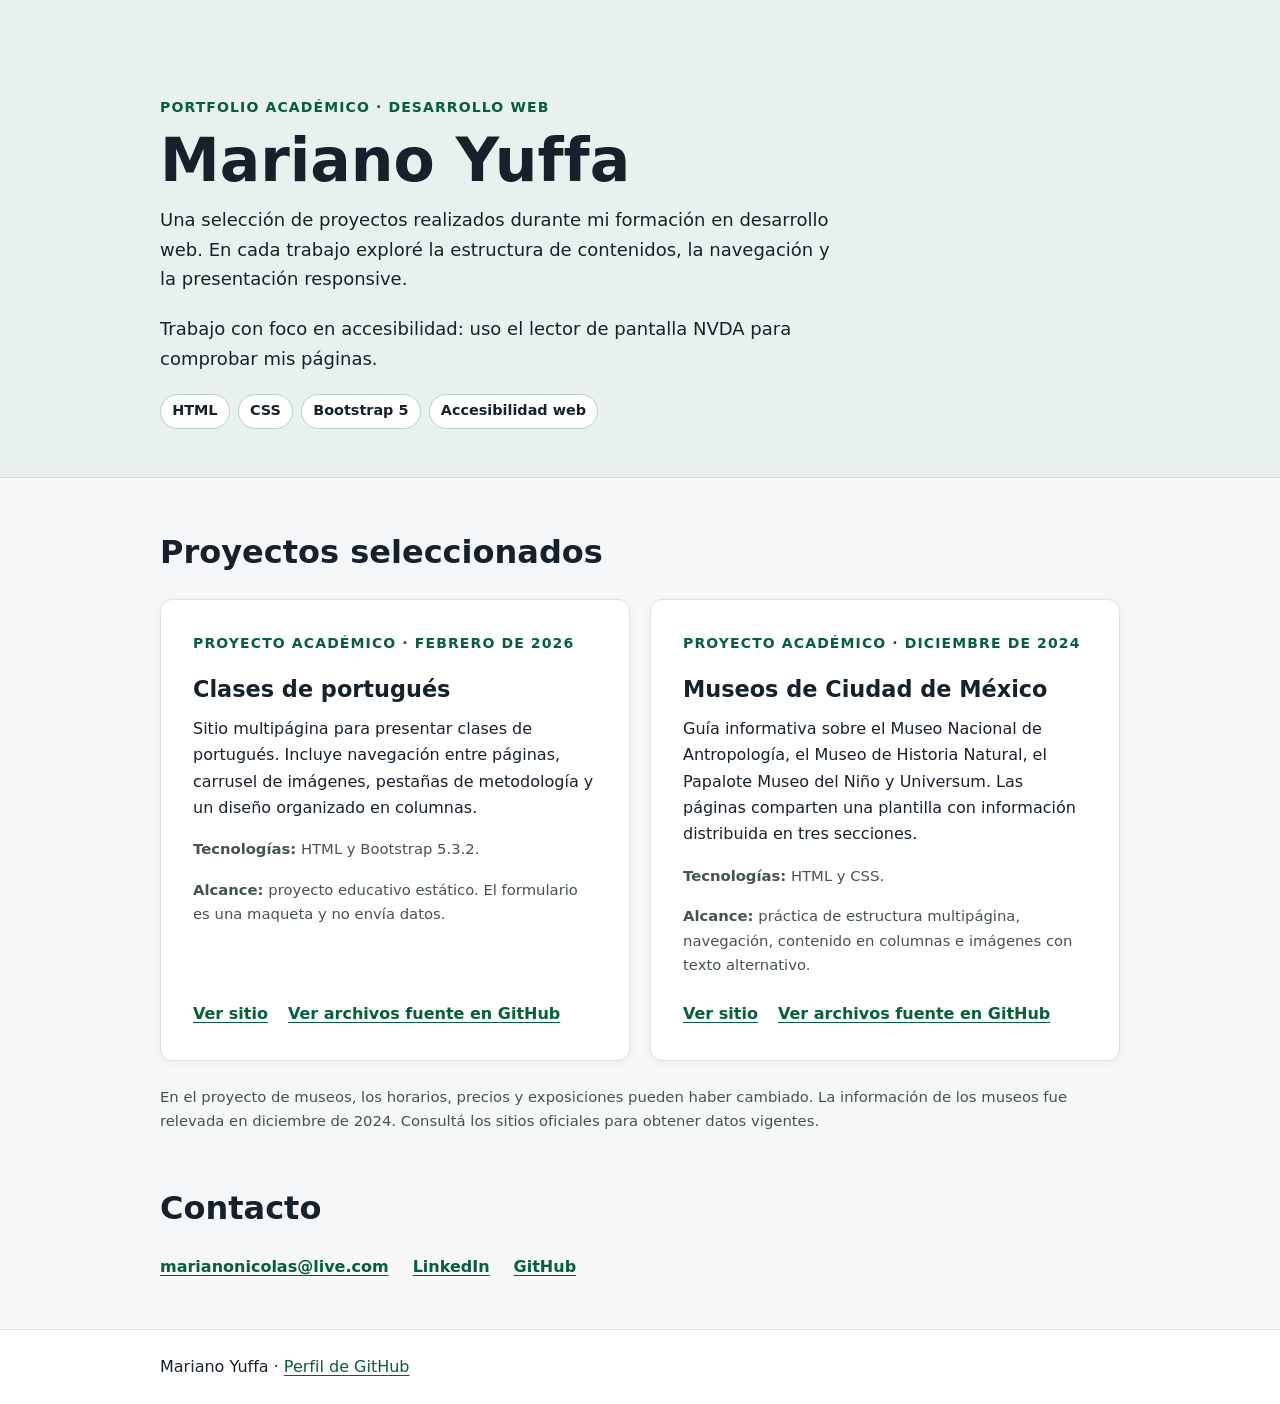
<file: index.html>
<!DOCTYPE html>
<html lang="es">
<head>
    <meta charset="UTF-8">
    <meta name="viewport" content="width=device-width, initial-scale=1">
    <meta name="description" content="Portfolio académico de Mariano Yuffa: proyectos de desarrollo web con HTML, CSS y Bootstrap.">
    <link rel="icon" href="data:image/svg+xml,%3Csvg xmlns='http://www.w3.org/2000/svg' viewBox='0 0 100 100'%3E%3Crect width='100' height='100' rx='18' fill='%23198754'/%3E%3Ctext x='50' y='66' font-size='50' text-anchor='middle' fill='white' font-family='Arial' font-weight='700'%3EMY%3C/text%3E%3C/svg%3E">
    <meta name="theme-color" content="#f5f7f8">
    <meta property="og:title" content="Mariano Yuffa | Portfolio de desarrollo web">
    <meta property="og:description" content="Proyectos académicos de desarrollo web: un sitio de clases de portugués y una guía de museos de Ciudad de México.">
    <meta property="og:type" content="website">
    <meta property="og:url" content="https://marianoyuffa.github.io/proyectos-finales-web/">
    <title>Mariano Yuffa | Portfolio de desarrollo web</title>
    <style>
        :root {
            color-scheme: light;
            font-family: system-ui, -apple-system, "Segoe UI", sans-serif;
            color: #17212b;
            background: #f5f7f8;
            font-synthesis: none;
            text-rendering: optimizeLegibility;
            line-height: 1.65;
        }
        * {
            box-sizing: border-box;
        }
        body {
            margin: 0;
        }
        a {
            color: #075e3b;
            text-underline-offset: 0.2em;
        }
        a:focus-visible {
            outline: 3px solid #075e3b;
            outline-offset: 4px;
            border-radius: 2px;
        }
        .container {
            width: min(100% - 2rem, 960px);
            margin-inline: auto;
        }
        header {
            padding: clamp(3rem, 9vw, 6rem) 0 3rem;
            background: #e8f1ed;
            border-bottom: 1px solid #d5e2dc;
        }
        .eyebrow {
            margin: 0 0 0.5rem;
            color: #075e3b;
            font-size: 0.875rem;
            font-weight: 700;
            letter-spacing: 0.08em;
            text-transform: uppercase;
        }
        h1, h2, h3, p {
            margin-top: 0;
        }
        h1 {
            margin-bottom: 0.75rem;
            font-size: clamp(2.25rem, 7vw, 3.75rem);
            line-height: 1.1;
        }
        .intro {
            max-width: 670px;
            margin-bottom: 1.25rem;
            font-size: 1.125rem;
        }
        .skills {
            display: flex;
            flex-wrap: wrap;
            gap: 0.5rem;
            margin: 0;
            padding: 0;
            list-style: none;
        }
        .skills li {
            padding: 0.3rem 0.7rem;
            border: 1px solid #b9d1c5;
            border-radius: 999px;
            background: #fff;
            font-size: 0.9rem;
            font-weight: 600;
        }
        main {
            padding-block: 3rem;
        }
        .section-heading {
            margin-bottom: 1.25rem;
            font-size: clamp(1.5rem, 4vw, 2rem);
        }
        .projects {
            display: grid;
            grid-template-columns: repeat(auto-fit, minmax(min(100%, 340px), 1fr));
            gap: 1.25rem;
        }
        .project {
            display: flex;
            flex-direction: column;
            align-items: flex-start;
            padding: clamp(1.25rem, 4vw, 2rem);
            border: 1px solid #dce3e0;
            border-radius: 0.75rem;
            background: #fff;
            box-shadow: 0 2px 8px #17212b0d;
        }
        .project h3 {
            margin-bottom: 0.5rem;
            font-size: 1.4rem;
        }
        .project p {
            margin-bottom: 1rem;
        }
        .project-meta {
            color: #46534d;
            font-size: 0.925rem;
        }
        .project-links {
            display: flex;
            flex-wrap: wrap;
            gap: 0.75rem 1.25rem;
            margin-top: auto;
            padding-top: 0.5rem;
            font-weight: 650;
        }
        .note {
            margin: 1.5rem 0 0;
            color: #46534d;
            font-size: 0.925rem;
        }
        footer {
            padding: 1.5rem 0;
            border-top: 1px solid #dce3e0;
            background: #fff;
        }
        footer p {
            margin: 0;
        }
        .visually-hidden {
            position: absolute;
            width: 1px;
            height: 1px;
            margin: -1px;
            padding: 0;
            overflow: hidden;
            clip: rect(0, 0, 0, 0);
            white-space: nowrap;
            border: 0;
        }
        .contact-list {
            display: flex;
            flex-wrap: wrap;
            gap: 0.5rem 1.5rem;
            margin: 0;
            padding: 0;
            list-style: none;
            font-weight: 650;
        }
        @media (prefers-reduced-motion: no-preference) {
            a {
                transition: color 150ms ease;
            }
        }
    </style>
</head>
<body>
    <header>
        <div class="container">
            <p class="eyebrow">Portfolio académico · Desarrollo web</p>
            <h1>Mariano Yuffa</h1>
            <p class="intro">Una selección de proyectos realizados durante mi formación en desarrollo web. En cada trabajo exploré la estructura de contenidos, la navegación y la presentación responsive.</p>
            <p class="intro">Trabajo con foco en accesibilidad: uso el lector de pantalla NVDA para comprobar mis páginas.</p>
            <ul class="skills" aria-label="Tecnologías utilizadas">
                <li>HTML</li>
                <li>CSS</li>
                <li>Bootstrap 5</li>
                <li>Accesibilidad web</li>
            </ul>
        </div>
    </header>

    <main class="container">
        <section aria-labelledby="projects-heading">
            <h2 class="section-heading" id="projects-heading">Proyectos seleccionados</h2>
            <div class="projects">
                <article class="project">
                    <p class="eyebrow">Proyecto académico · Febrero de 2026</p>
                    <h3>Clases de portugués</h3>
                    <p>Sitio multipágina para presentar clases de portugués. Incluye navegación entre páginas, carrusel de imágenes, pestañas de metodología y un diseño organizado en columnas.</p>
                    <p class="project-meta"><strong>Tecnologías:</strong> HTML y Bootstrap 5.3.2.</p>
                    <p class="project-meta"><strong>Alcance:</strong> proyecto educativo estático. El formulario es una maqueta y no envía datos.</p>
                    <div class="project-links">
                        <a href="Clases/index.html">Ver sitio</a>
                        <a href="https://github.com/marianoyuffa/proyectos-finales-web/tree/main/Clases" target="_blank" rel="noopener noreferrer">Ver archivos fuente en GitHub<span class="visually-hidden"> (se abre en una pestaña nueva)</span></a>
                    </div>
                </article>

                <article class="project">
                    <p class="eyebrow">Proyecto académico · Diciembre de 2024</p>
                    <h3>Museos de Ciudad de México</h3>
                    <p>Guía informativa sobre el Museo Nacional de Antropología, el Museo de Historia Natural, el Papalote Museo del Niño y Universum. Las páginas comparten una plantilla con información distribuida en tres secciones.</p>
                    <p class="project-meta"><strong>Tecnologías:</strong> HTML y CSS.</p>
                    <p class="project-meta"><strong>Alcance:</strong> práctica de estructura multipágina, navegación, contenido en columnas e imágenes con texto alternativo.</p>
                    <div class="project-links">
                        <a href="ProyectoMuseos/index.html">Ver sitio</a>
                        <a href="https://github.com/marianoyuffa/proyectos-finales-web/tree/main/ProyectoMuseos" target="_blank" rel="noopener noreferrer">Ver archivos fuente en GitHub<span class="visually-hidden"> (se abre en una pestaña nueva)</span></a>
                    </div>
                </article>
            </div>
            <p class="note">En el proyecto de museos, los horarios, precios y exposiciones pueden haber cambiado. La información de los museos fue relevada en diciembre de 2024. Consultá los sitios oficiales para obtener datos vigentes.</p>
        </section>

        <section aria-labelledby="contact-heading" style="margin-top: 3rem;">
            <h2 class="section-heading" id="contact-heading">Contacto</h2>
            <ul class="contact-list">
                <li><a href="mailto:marianonicolas@live.com">marianonicolas@live.com</a></li>
                <li><a href="https://linkedin.com/in/marianoyuffa" target="_blank" rel="noopener noreferrer">LinkedIn<span class="visually-hidden"> (se abre en una pestaña nueva)</span></a></li>
                <li><a href="https://github.com/marianoyuffa" target="_blank" rel="noopener noreferrer">GitHub<span class="visually-hidden"> (se abre en una pestaña nueva)</span></a></li>
            </ul>
        </section>
    </main>

    <footer>
        <div class="container">
            <p>Mariano Yuffa · <a href="https://github.com/marianoyuffa" target="_blank" rel="noopener noreferrer">Perfil de GitHub<span class="visually-hidden"> (se abre en una pestaña nueva)</span></a></p>
        </div>
    </footer>
</body>
</html>
</file>
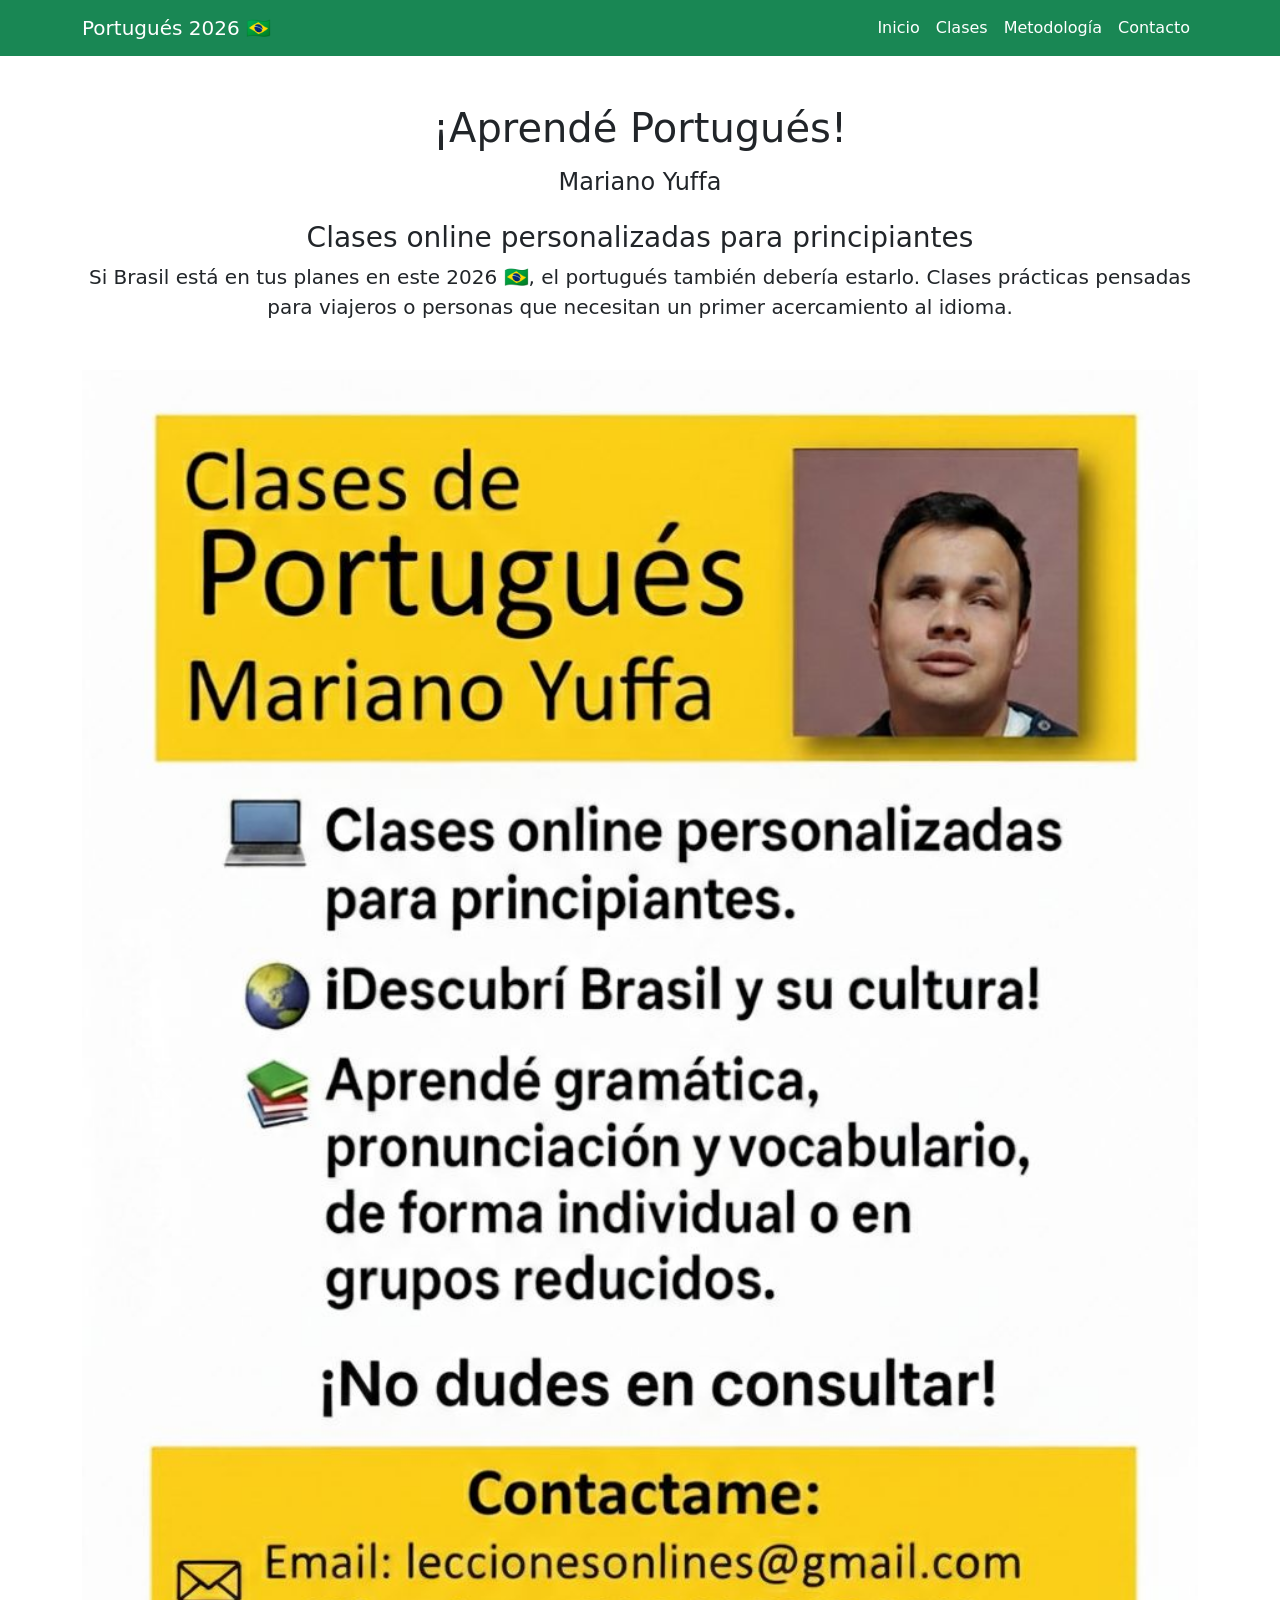
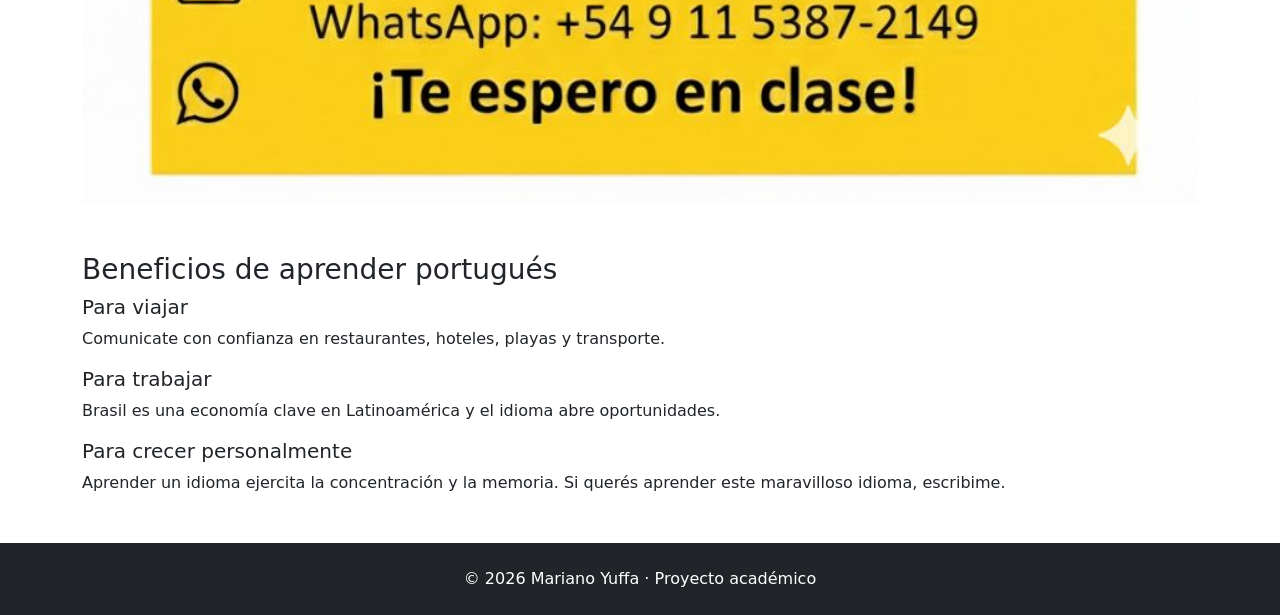
<file: Clases/index.html>
<!DOCTYPE html>
<html lang="es">
<head>
<meta charset="UTF-8">
<meta name="viewport" content="width=device-width, initial-scale=1">
<meta name="description" content="Clases online de portugués para principiantes: viajes, trabajo y desarrollo personal. Proyecto académico de Mariano Yuffa.">
<title>Clases de Portugués | Mariano Yuffa</title>
<link rel="icon" href="data:image/svg+xml,%3Csvg xmlns='http://www.w3.org/2000/svg' viewBox='0 0 100 100'%3E%3Crect width='100' height='100' rx='18' fill='%23198754'/%3E%3Ctext x='50' y='66' font-size='50' text-anchor='middle' fill='white' font-family='Arial' font-weight='700'%3EMY%3C/text%3E%3C/svg%3E">
<link href="https://cdn.jsdelivr.net/npm/bootstrap@5.3.2/dist/css/bootstrap.min.css" rel="stylesheet">
</head>

<body>

<a class="visually-hidden-focusable" href="#contenido">Saltar al contenido principal</a>

<header>
<nav class="navbar navbar-expand-lg navbar-dark bg-success" aria-label="Menú principal">
<div class="container">
<a class="navbar-brand text-white" href="index.html">Portugués 2026 <span aria-hidden="true">🇧🇷</span></a>
<button class="navbar-toggler" type="button" data-bs-toggle="collapse" data-bs-target="#menu" aria-controls="menu" aria-expanded="false" aria-label="Abrir menú de navegación">
<span class="navbar-toggler-icon"></span>
</button>
<div class="collapse navbar-collapse" id="menu">
<ul class="navbar-nav ms-auto">
<li class="nav-item"><a class="nav-link text-white active" aria-current="page" href="index.html">Inicio</a></li>
<li class="nav-item"><a class="nav-link text-white" href="clases.html">Clases</a></li>
<li class="nav-item"><a class="nav-link text-white" href="metodologia.html">Metodología</a></li>
<li class="nav-item"><a class="nav-link text-white" href="contacto.html">Contacto</a></li>
</ul>
</div>
</div>
</nav>
</header>

<main id="contenido" class="container my-5" tabindex="-1">

<h1 class="text-center mb-3">¡Aprendé Portugués!</h1>
<p class="h4 text-center mb-4">Mariano Yuffa</p>

<section aria-labelledby="intro">
<h2 id="intro" class="text-center h3">Clases online personalizadas para principiantes</h2>
<p class="lead text-center">
Si Brasil está en tus planes en este 2026 <span aria-hidden="true">🇧🇷</span>, el portugués también debería estarlo.
Clases prácticas pensadas para viajeros o personas que necesitan un primer acercamiento al idioma.
</p>
</section>

<section class="my-5" aria-label="Galería de imágenes">
<div id="carouselExample" class="carousel slide" role="group" aria-roledescription="carrusel" aria-label="Imágenes de las clases y de Brasil">
<div class="carousel-inner">

<div class="carousel-item active">
<img src="imagenes/flyer.jpg" class="d-block w-100"
alt="Flyer de clases de portugués dictadas por Mariano Yuffa, con su foto. Texto del flyer: Clases online personalizadas para principiantes. ¡Descubrí Brasil y su cultura! Aprendé gramática, pronunciación y vocabulario, de forma individual o en grupos reducidos. ¡No dudes en consultar! Contacto: email leccionesonlines@gmail.com, WhatsApp +54 9 11 5387-2149.">
</div>

<div class="carousel-item">
<img src="imagenes/brasil1.jpg" class="d-block w-100"
alt="Paisaje turístico de Brasil con playa al atardecer">
</div>

<div class="carousel-item">
<img src="imagenes/brasil2.jpg" class="d-block w-100"
alt="Escena cultural brasileña con música en vivo">
</div>

</div>

<button class="carousel-control-prev" type="button"
data-bs-target="#carouselExample" data-bs-slide="prev">
<span class="carousel-control-prev-icon" aria-hidden="true"></span>
<span class="visually-hidden">Imagen anterior</span>
</button>

<button class="carousel-control-next" type="button"
data-bs-target="#carouselExample" data-bs-slide="next">
<span class="carousel-control-next-icon" aria-hidden="true"></span>
<span class="visually-hidden">Imagen siguiente</span>
</button>

</div>
</section>

<section aria-labelledby="beneficios">
<h2 id="beneficios" class="h3">Beneficios de aprender portugués</h2>

<h3 class="h5">Para viajar</h3>
<p>Comunicate con confianza en restaurantes, hoteles, playas y transporte.</p>

<h3 class="h5">Para trabajar</h3>
<p>Brasil es una economía clave en Latinoamérica y el idioma abre oportunidades.</p>

<h3 class="h5">Para crecer personalmente</h3>
<p>Aprender un idioma ejercita la concentración y la memoria. Si querés aprender este maravilloso idioma, escribime.</p>
</section>

</main>

<footer class="bg-dark text-white text-center py-4">
<p class="mb-0">© 2026 Mariano Yuffa · Proyecto académico</p>
</footer>

<script src="https://cdn.jsdelivr.net/npm/bootstrap@5.3.2/dist/js/bootstrap.bundle.min.js"></script>
</body>
</html>
</file>
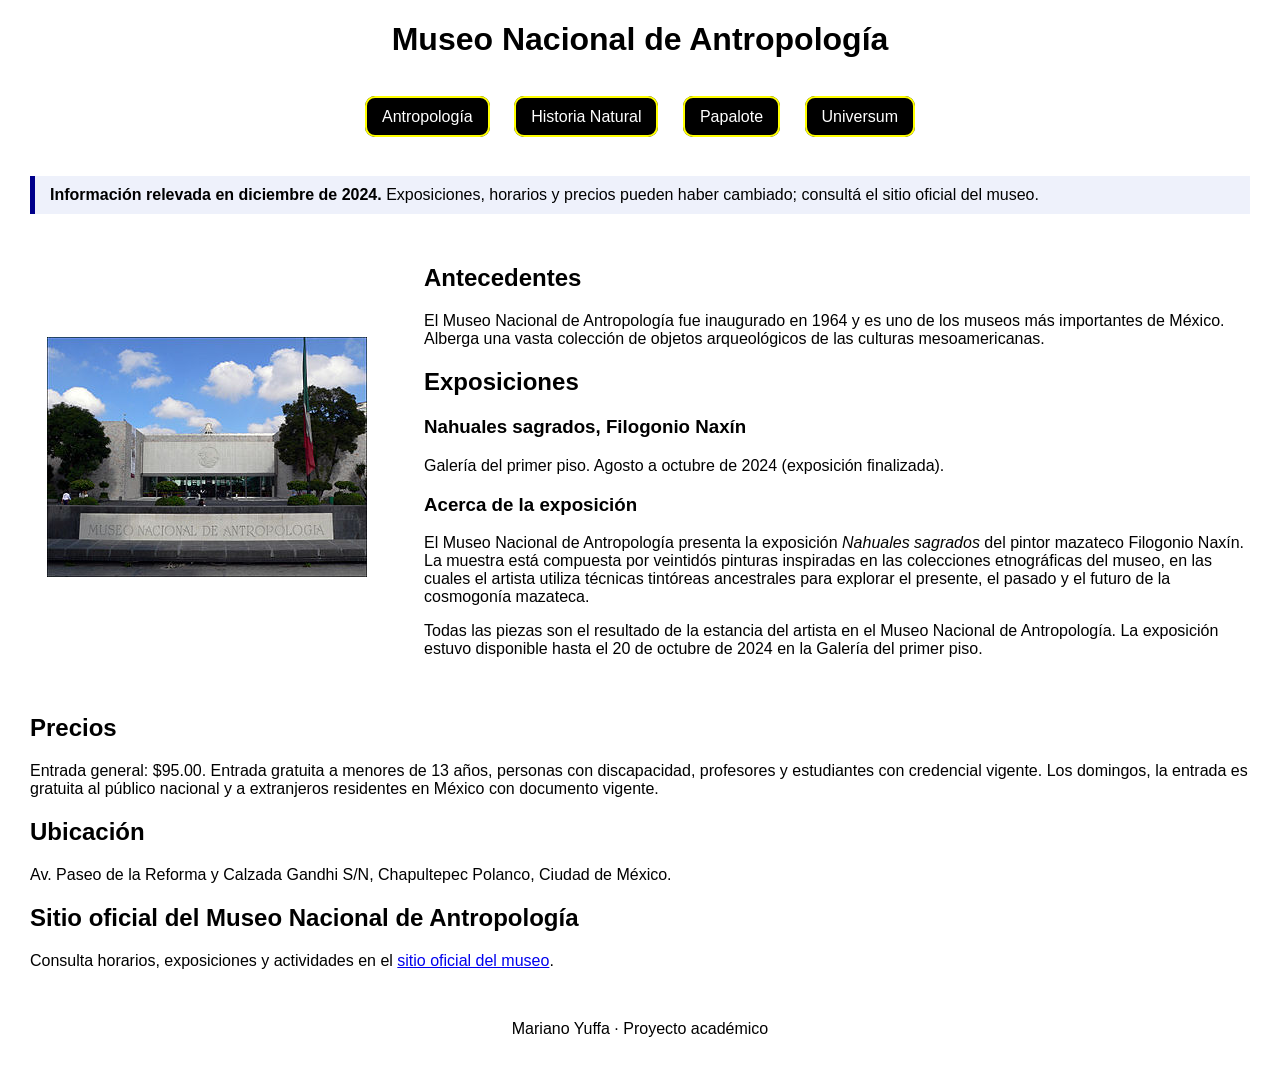
<file: ProyectoMuseos/index.html>
<!DOCTYPE html>
<html lang="es">

<head>
    <meta charset="UTF-8">
    <meta name="viewport" content="width=device-width, initial-scale=1.0">
    <meta name="description" content="Guía del Museo Nacional de Antropología de Ciudad de México: antecedentes, exposiciones, precios y ubicación.">
    <link rel="icon" href="data:image/svg+xml,%3Csvg xmlns='http://www.w3.org/2000/svg' viewBox='0 0 100 100'%3E%3Crect width='100' height='100' rx='18' fill='%23198754'/%3E%3Ctext x='50' y='66' font-size='50' text-anchor='middle' fill='white' font-family='Arial' font-weight='700'%3EMY%3C/text%3E%3C/svg%3E">
    <title>Museos en Ciudad de México</title>
    <link rel="stylesheet" href="Estilos.css">
</head>

<body>
    <a class="skip-link" href="#contenido">Saltar al contenido principal</a>
    <header>
        <h1>Museo Nacional de Antropología</h1>
        <nav aria-label="Museos">
            <ul>
                <li><a href="index.html" aria-current="page">Antropología</a></li>
                <li><a href="Historia.html">Historia Natural</a></li>
                <li><a href="Papalote.html">Papalote</a></li>
                <li><a href="Universum.html">Universum</a></li>
            </ul>
        </nav>
    </header>

    <main id="contenido" tabindex="-1">
        <p class="aviso"><strong>Información relevada en diciembre de 2024.</strong> Exposiciones, horarios y precios pueden haber cambiado; consultá el sitio oficial del museo.</p>

        <div class="cajaprincipal">
            <div class="cajaizquierda">
                <div class="cajaimagen">
                    <img src="Imagenes/Fachada_Museo_Antropologia.jpg"
                        alt="Fachada del Museo Nacional de Antropología">
                </div>
            </div>

            <div class="cajaderecha">
                <h2>Antecedentes</h2>
                <p>
                    El Museo Nacional de Antropología fue inaugurado en 1964 y es uno de los museos más importantes de México.
                    Alberga una vasta colección de objetos arqueológicos de las culturas mesoamericanas.
                </p>

                <h2>Exposiciones</h2>
                <h3>Nahuales sagrados, Filogonio Naxín</h3>
                <p>Galería del primer piso. Agosto a octubre de 2024 (exposición finalizada).</p>
                <h3>Acerca de la exposición</h3>
                <p>
                    El Museo Nacional de Antropología presenta la exposición <em>Nahuales sagrados</em> del pintor mazateco
                    Filogonio Naxín. La muestra está compuesta por veintidós pinturas inspiradas en las colecciones
                    etnográficas del museo, en las cuales el artista utiliza técnicas tintóreas ancestrales para explorar
                    el presente, el pasado y el futuro de la cosmogonía mazateca.
                </p>
                <p>
                    Todas las piezas son el resultado de la estancia del artista en el Museo Nacional de Antropología.
                    La exposición estuvo disponible hasta el 20 de octubre de 2024 en la Galería del primer piso.
                </p>
            </div>
        </div>

        <section class="unacolumna" aria-labelledby="precios">
            <h2 id="precios">Precios</h2>
            <p>
                Entrada general: $95.00. Entrada gratuita a menores de 13 años, personas con discapacidad, profesores y
                estudiantes con credencial vigente. Los domingos, la entrada es gratuita al público nacional y a
                extranjeros residentes en México con documento vigente.
            </p>

            <h2>Ubicación</h2>
            <p>Av. Paseo de la Reforma y Calzada Gandhi S/N, Chapultepec Polanco, Ciudad de México.</p>

            <h2>Sitio oficial del Museo Nacional de Antropología</h2>
            <p>
                Consulta horarios, exposiciones y actividades en el
                <a href="https://www.mna.inah.gob.mx/" target="_blank" rel="noopener noreferrer">sitio oficial del museo<span class="visually-hidden"> (se abre en una pestaña nueva)</span></a>.
            </p>
        </section>
    </main>

    <footer>
        <p>Mariano Yuffa · Proyecto académico</p>
    </footer>
</body>

</html>
</file>
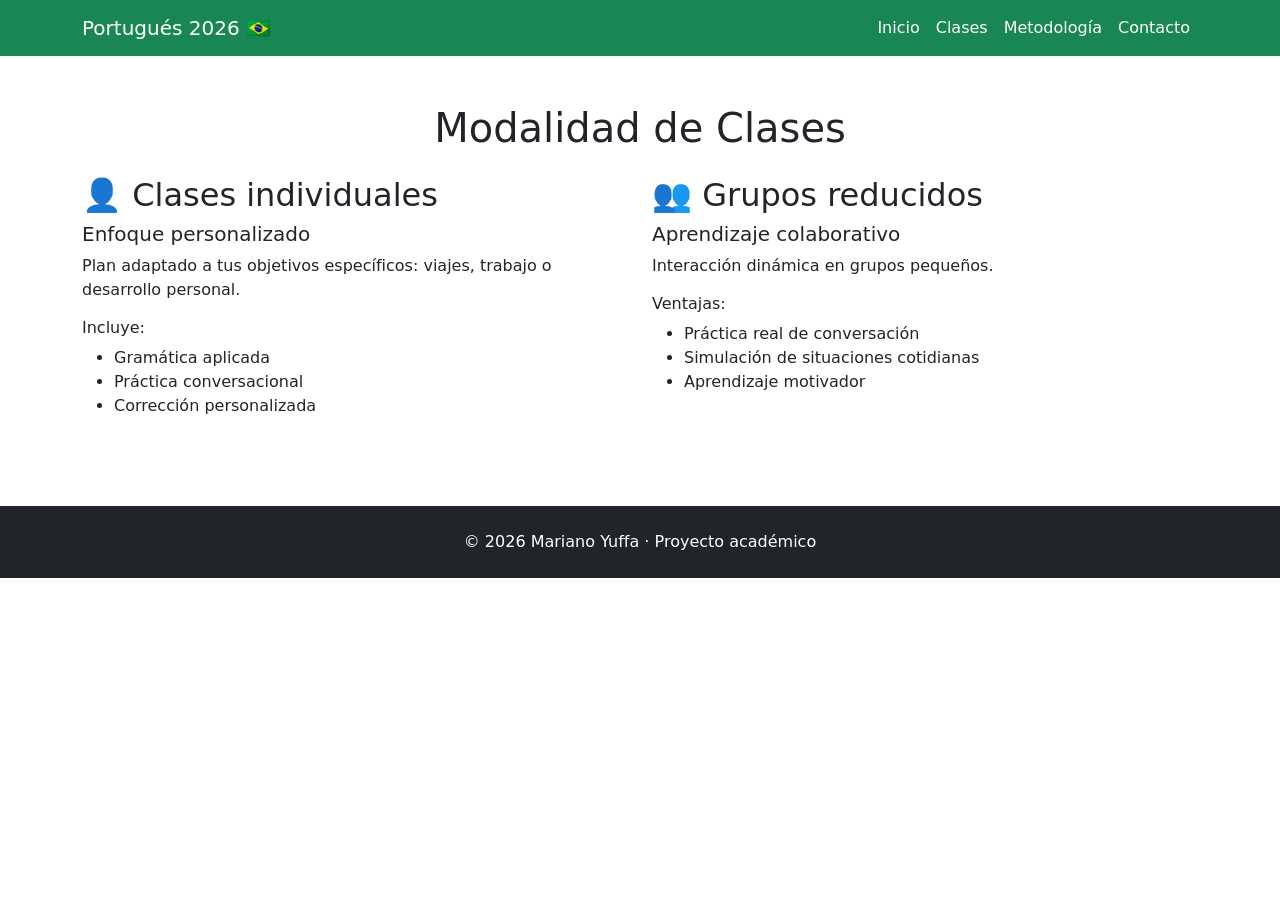
<file: Clases/clases.html>
<!DOCTYPE html>
<html lang="es">
<head>
<meta charset="UTF-8">
<meta name="viewport" content="width=device-width, initial-scale=1">
<meta name="description" content="Clases individuales y en grupos reducidos de portugués para principiantes.">
<title>Modalidad de clases | Clases de Portugués</title>
<link rel="icon" href="data:image/svg+xml,%3Csvg xmlns='http://www.w3.org/2000/svg' viewBox='0 0 100 100'%3E%3Crect width='100' height='100' rx='18' fill='%23198754'/%3E%3Ctext x='50' y='66' font-size='50' text-anchor='middle' fill='white' font-family='Arial' font-weight='700'%3EMY%3C/text%3E%3C/svg%3E">
<link href="https://cdn.jsdelivr.net/npm/bootstrap@5.3.2/dist/css/bootstrap.min.css" rel="stylesheet">
</head>

<body>

<a class="visually-hidden-focusable" href="#contenido">Saltar al contenido principal</a>

<header>
<nav class="navbar navbar-expand-lg navbar-dark bg-success" aria-label="Menú principal">
<div class="container">
<a class="navbar-brand text-white" href="index.html">Portugués 2026 <span aria-hidden="true">🇧🇷</span></a>
<button class="navbar-toggler" type="button" data-bs-toggle="collapse" data-bs-target="#menu" aria-controls="menu" aria-expanded="false" aria-label="Abrir menú de navegación">
<span class="navbar-toggler-icon"></span>
</button>
<div class="collapse navbar-collapse" id="menu">
<ul class="navbar-nav ms-auto">
<li class="nav-item"><a class="nav-link text-white" href="index.html">Inicio</a></li>
<li class="nav-item"><a class="nav-link text-white active" aria-current="page" href="clases.html">Clases</a></li>
<li class="nav-item"><a class="nav-link text-white" href="metodologia.html">Metodología</a></li>
<li class="nav-item"><a class="nav-link text-white" href="contacto.html">Contacto</a></li>
</ul>
</div>
</div>
</nav>
</header>

<main id="contenido" class="container my-5" tabindex="-1">

<h1 class="text-center mb-4">Modalidad de Clases</h1>

<div class="row">

<section class="col-md-6 mb-4" aria-labelledby="individuales">
<h2 id="individuales"><span aria-hidden="true">👤</span> Clases individuales</h2>
<h3 class="h5">Enfoque personalizado</h3>
<p>Plan adaptado a tus objetivos específicos: viajes, trabajo o desarrollo personal.</p>
<h4 class="h6">Incluye:</h4>
<ul>
<li>Gramática aplicada</li>
<li>Práctica conversacional</li>
<li>Corrección personalizada</li>
</ul>
</section>

<section class="col-md-6 mb-4" aria-labelledby="grupos">
<h2 id="grupos"><span aria-hidden="true">👥</span> Grupos reducidos</h2>
<h3 class="h5">Aprendizaje colaborativo</h3>
<p>Interacción dinámica en grupos pequeños.</p>
<h4 class="h6">Ventajas:</h4>
<ul>
<li>Práctica real de conversación</li>
<li>Simulación de situaciones cotidianas</li>
<li>Aprendizaje motivador</li>
</ul>
</section>

</div>

</main>

<footer class="bg-dark text-white text-center py-4">
<p class="mb-0">© 2026 Mariano Yuffa · Proyecto académico</p>
</footer>

<script src="https://cdn.jsdelivr.net/npm/bootstrap@5.3.2/dist/js/bootstrap.bundle.min.js"></script>
</body>
</html>
</file>
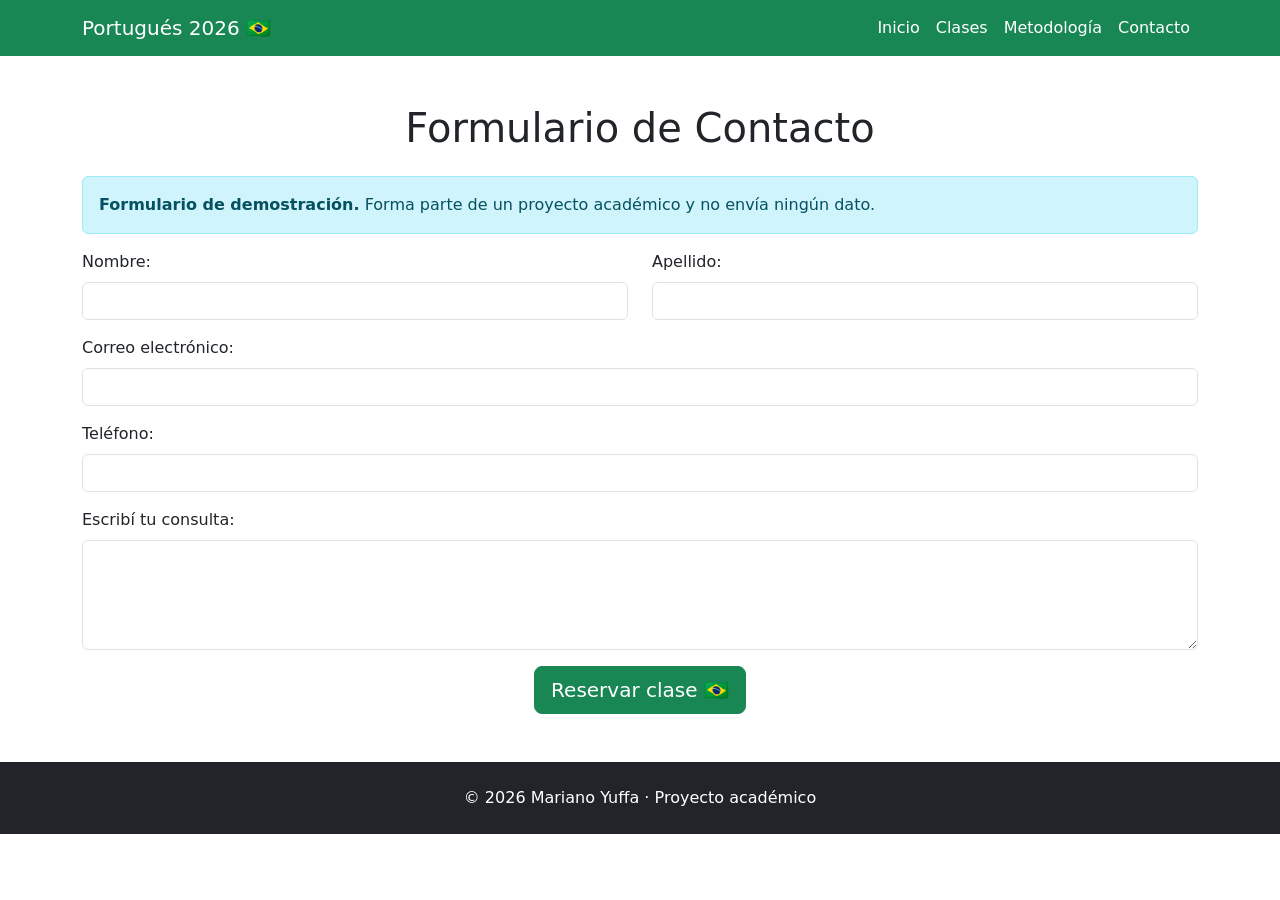
<file: Clases/contacto.html>
<!DOCTYPE html>
<html lang="es">
<head>
<meta charset="UTF-8">
<meta name="viewport" content="width=device-width, initial-scale=1">
<meta name="description" content="Formulario de contacto de demostración del proyecto Clases de Portugués.">
<title>Contacto | Clases de Portugués</title>
<link rel="icon" href="data:image/svg+xml,%3Csvg xmlns='http://www.w3.org/2000/svg' viewBox='0 0 100 100'%3E%3Crect width='100' height='100' rx='18' fill='%23198754'/%3E%3Ctext x='50' y='66' font-size='50' text-anchor='middle' fill='white' font-family='Arial' font-weight='700'%3EMY%3C/text%3E%3C/svg%3E">
<link href="https://cdn.jsdelivr.net/npm/bootstrap@5.3.2/dist/css/bootstrap.min.css" rel="stylesheet">
</head>

<body>

<a class="visually-hidden-focusable" href="#contenido">Saltar al contenido principal</a>

<header>
<nav class="navbar navbar-expand-lg navbar-dark bg-success" aria-label="Menú principal">
<div class="container">
<a class="navbar-brand text-white" href="index.html">Portugués 2026 <span aria-hidden="true">🇧🇷</span></a>
<button class="navbar-toggler" type="button" data-bs-toggle="collapse" data-bs-target="#menu" aria-controls="menu" aria-expanded="false" aria-label="Abrir menú de navegación">
<span class="navbar-toggler-icon"></span>
</button>
<div class="collapse navbar-collapse" id="menu">
<ul class="navbar-nav ms-auto">
<li class="nav-item"><a class="nav-link text-white" href="index.html">Inicio</a></li>
<li class="nav-item"><a class="nav-link text-white" href="clases.html">Clases</a></li>
<li class="nav-item"><a class="nav-link text-white" href="metodologia.html">Metodología</a></li>
<li class="nav-item"><a class="nav-link text-white active" aria-current="page" href="contacto.html">Contacto</a></li>
</ul>
</div>
</div>
</nav>
</header>

<main id="contenido" class="container my-5" tabindex="-1">

<h1 class="text-center mb-4">Formulario de Contacto</h1>

<div class="alert alert-info" role="note">
<strong>Formulario de demostración.</strong> Forma parte de un proyecto académico y no envía ningún dato.
</div>

<form id="formulario">

<div class="row mb-3">
<div class="col-md-6">
<label for="nombre" class="form-label">Nombre:</label>
<input type="text" id="nombre" class="form-control" required autocomplete="given-name">
</div>

<div class="col-md-6">
<label for="apellido" class="form-label">Apellido:</label>
<input type="text" id="apellido" class="form-control" required autocomplete="family-name">
</div>
</div>

<div class="mb-3">
<label for="email" class="form-label">Correo electrónico:</label>
<input type="email" id="email" class="form-control" required autocomplete="email">
</div>

<div class="mb-3">
<label for="telefono" class="form-label">Teléfono:</label>
<input type="tel" id="telefono" class="form-control" required autocomplete="tel">
</div>

<div class="mb-3">
<label for="motivo" class="form-label">Escribí tu consulta:</label>
<textarea id="motivo" class="form-control" rows="4" required></textarea>
</div>

<div class="text-center">
<button type="submit" class="btn btn-success btn-lg">
Reservar clase <span aria-hidden="true">🇧🇷</span>
</button>
</div>

<p id="estado" class="text-center mt-3" role="status"></p>

</form>

</main>

<footer class="bg-dark text-white text-center py-4">
<p class="mb-0">© 2026 Mariano Yuffa · Proyecto académico</p>
</footer>

<script src="https://cdn.jsdelivr.net/npm/bootstrap@5.3.2/dist/js/bootstrap.bundle.min.js"></script>
<script>
document.getElementById('formulario').addEventListener('submit', function (evento) {
    evento.preventDefault();
    document.getElementById('estado').textContent =
        'Gracias por probar el formulario. Es una demostración: no se envió ningún dato.';
    this.reset();
});
</script>
</body>
</html>
</file>
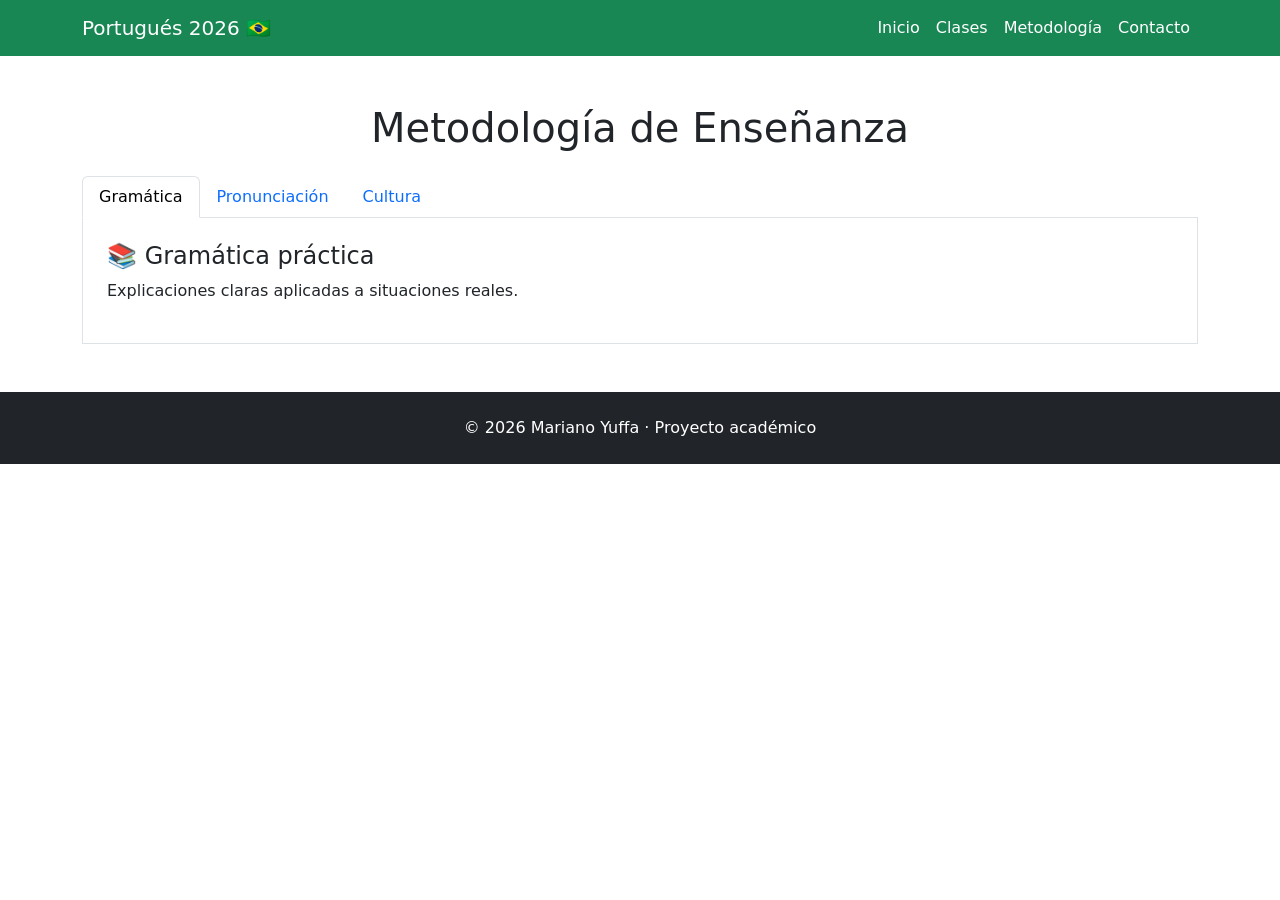
<file: Clases/metodologia.html>
<!DOCTYPE html>
<html lang="es">
<head>
<meta charset="UTF-8">
<meta name="viewport" content="width=device-width, initial-scale=1">
<meta name="description" content="Metodología de enseñanza: gramática práctica, pronunciación y cultura brasileña.">
<title>Metodología | Clases de Portugués</title>
<link rel="icon" href="data:image/svg+xml,%3Csvg xmlns='http://www.w3.org/2000/svg' viewBox='0 0 100 100'%3E%3Crect width='100' height='100' rx='18' fill='%23198754'/%3E%3Ctext x='50' y='66' font-size='50' text-anchor='middle' fill='white' font-family='Arial' font-weight='700'%3EMY%3C/text%3E%3C/svg%3E">
<link href="https://cdn.jsdelivr.net/npm/bootstrap@5.3.2/dist/css/bootstrap.min.css" rel="stylesheet">
</head>

<body>

<a class="visually-hidden-focusable" href="#contenido">Saltar al contenido principal</a>

<header>
<nav class="navbar navbar-expand-lg navbar-dark bg-success" aria-label="Menú principal">
<div class="container">
<a class="navbar-brand text-white" href="index.html">Portugués 2026 <span aria-hidden="true">🇧🇷</span></a>
<button class="navbar-toggler" type="button" data-bs-toggle="collapse" data-bs-target="#menu" aria-controls="menu" aria-expanded="false" aria-label="Abrir menú de navegación">
<span class="navbar-toggler-icon"></span>
</button>
<div class="collapse navbar-collapse" id="menu">
<ul class="navbar-nav ms-auto">
<li class="nav-item"><a class="nav-link text-white" href="index.html">Inicio</a></li>
<li class="nav-item"><a class="nav-link text-white" href="clases.html">Clases</a></li>
<li class="nav-item"><a class="nav-link text-white active" aria-current="page" href="metodologia.html">Metodología</a></li>
<li class="nav-item"><a class="nav-link text-white" href="contacto.html">Contacto</a></li>
</ul>
</div>
</div>
</nav>
</header>

<main id="contenido" class="container my-5" tabindex="-1">

<h1 class="text-center mb-4">Metodología de Enseñanza</h1>

<ul class="nav nav-tabs" role="tablist" aria-label="Temas de la metodología">
<li class="nav-item" role="presentation">
<button class="nav-link active" data-bs-toggle="tab"
data-bs-target="#gramatica" id="gramatica-tab" type="button" role="tab"
aria-controls="gramatica" aria-selected="true">Gramática</button>
</li>
<li class="nav-item" role="presentation">
<button class="nav-link" data-bs-toggle="tab"
data-bs-target="#pronunciacion" id="pronunciacion-tab" type="button" role="tab"
aria-controls="pronunciacion" aria-selected="false">Pronunciación</button>
</li>
<li class="nav-item" role="presentation">
<button class="nav-link" data-bs-toggle="tab"
data-bs-target="#cultura" id="cultura-tab" type="button" role="tab"
aria-controls="cultura" aria-selected="false">Cultura</button>
</li>
</ul>

<div class="tab-content p-4 border border-top-0">

<div class="tab-pane fade show active" id="gramatica" role="tabpanel" aria-labelledby="gramatica-tab" tabindex="0">
<h2 class="h4"><span aria-hidden="true">📚</span> Gramática práctica</h2>
<p>Explicaciones claras aplicadas a situaciones reales.</p>
</div>

<div class="tab-pane fade" id="pronunciacion" role="tabpanel" aria-labelledby="pronunciacion-tab" tabindex="0">
<h2 class="h4"><span aria-hidden="true">🗣️</span> Pronunciación</h2>
<p>Trabajo fonético y auditivo en cada sesión, para que tengas una buena pronunciación desde el inicio.</p>
</div>

<div class="tab-pane fade" id="cultura" role="tabpanel" aria-labelledby="cultura-tab" tabindex="0">
<h2 class="h4"><span aria-hidden="true">🌎</span> Cultura brasileña</h2>
<p>Aspectos culturales integrados en cada clase.</p>
</div>

</div>

</main>

<footer class="bg-dark text-white text-center py-4">
<p class="mb-0">© 2026 Mariano Yuffa · Proyecto académico</p>
</footer>

<script src="https://cdn.jsdelivr.net/npm/bootstrap@5.3.2/dist/js/bootstrap.bundle.min.js"></script>
</body>
</html>
</file>
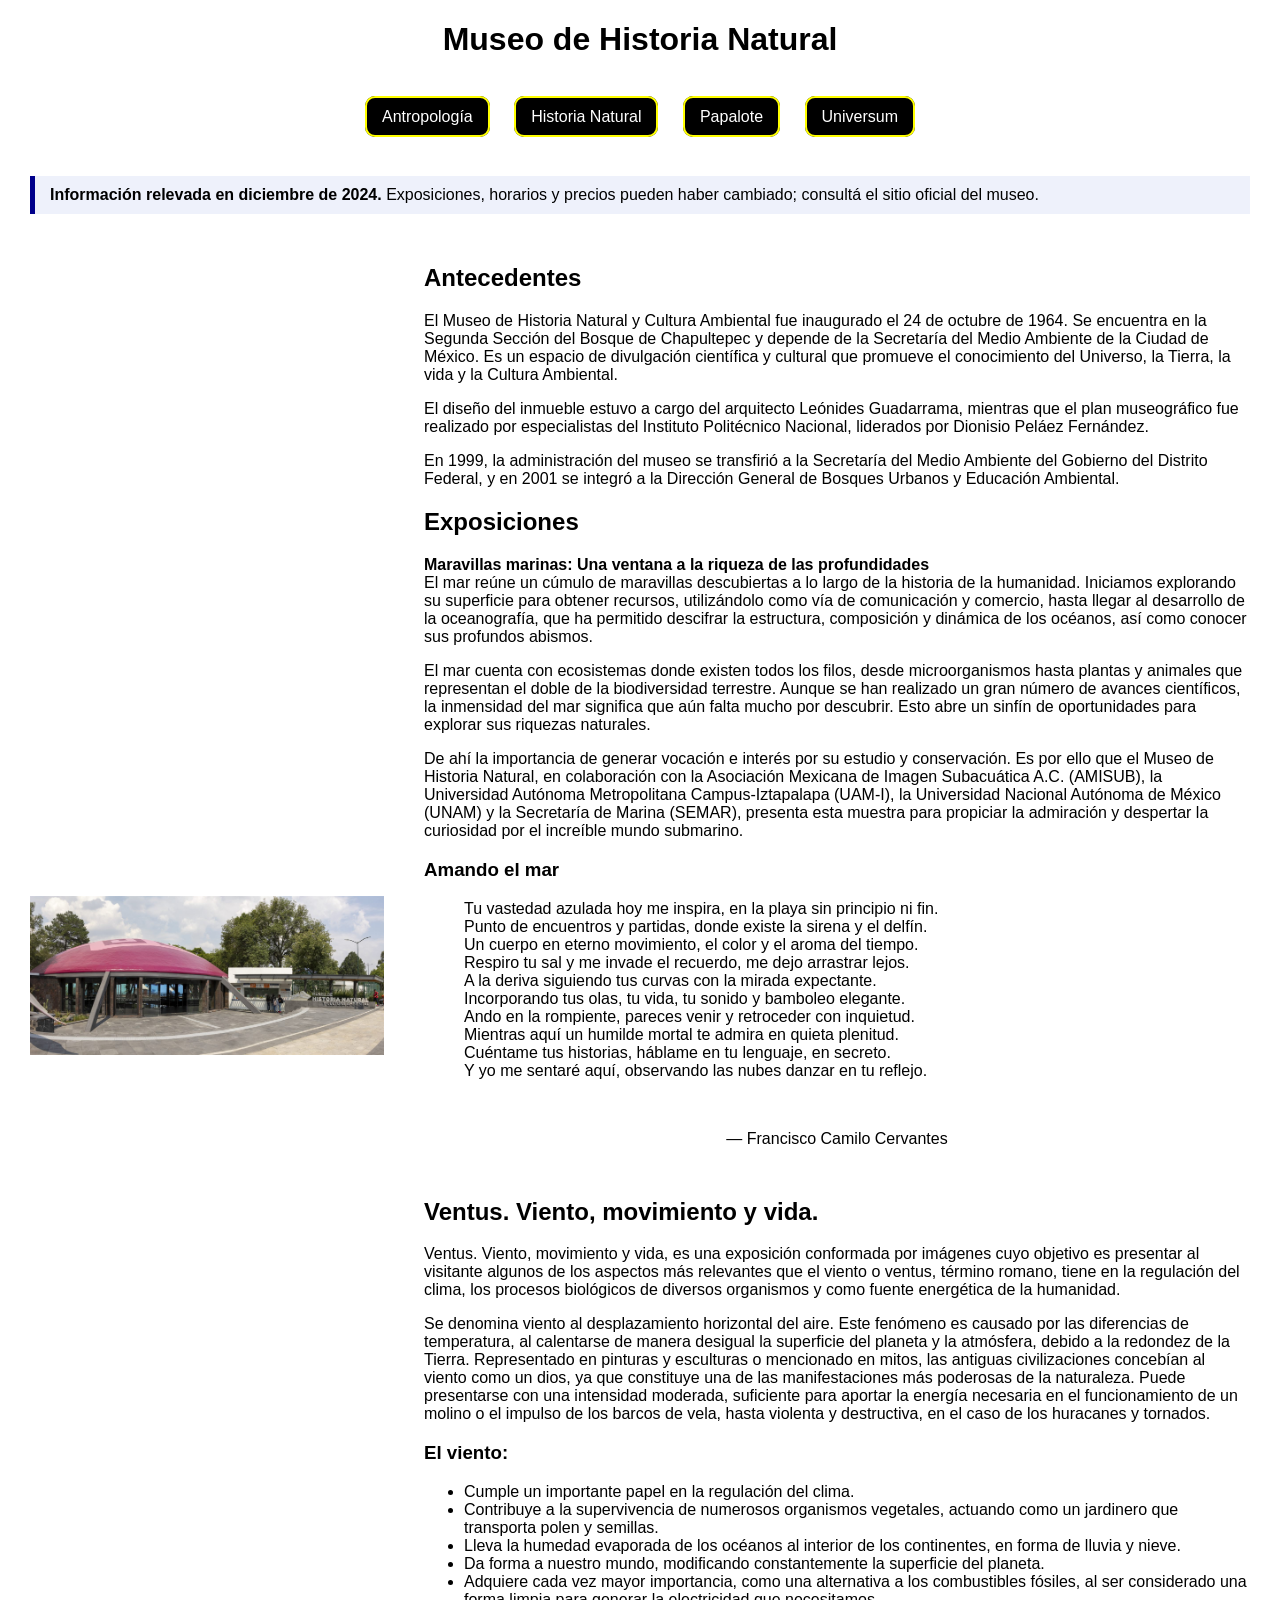
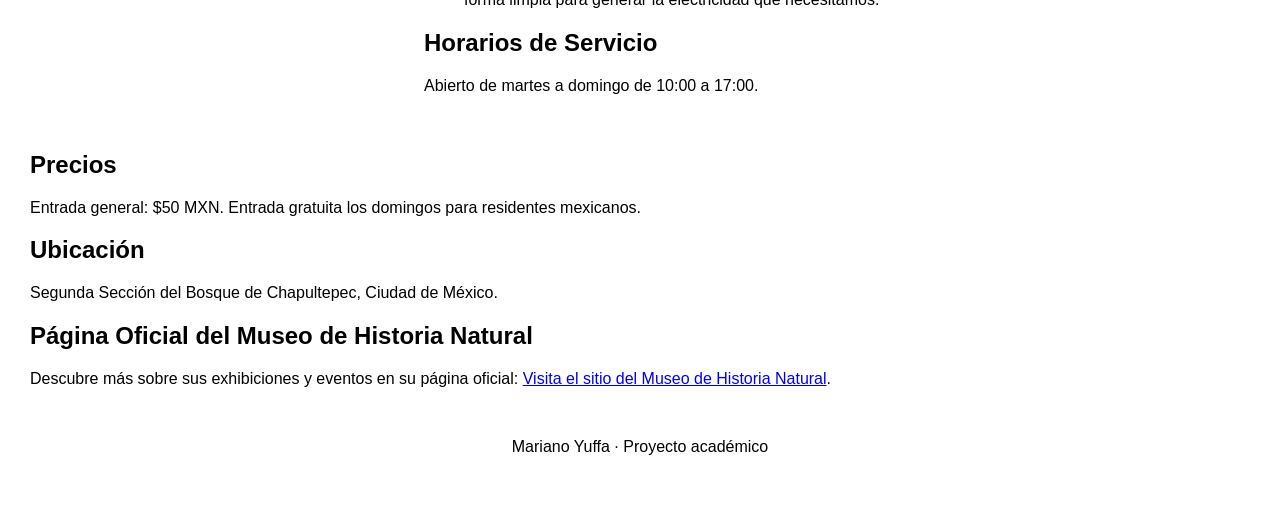
<file: ProyectoMuseos/Historia.html>
<!DOCTYPE html>
<html lang="es">

<head>
    <meta charset="UTF-8">
    <meta name="viewport" content="width=device-width, initial-scale=1.0">
    <meta name="description" content="Guía del Museo de Historia Natural y Cultura Ambiental de Ciudad de México: antecedentes, exposiciones, horarios y precios.">
    <link rel="icon" href="data:image/svg+xml,%3Csvg xmlns='http://www.w3.org/2000/svg' viewBox='0 0 100 100'%3E%3Crect width='100' height='100' rx='18' fill='%23198754'/%3E%3Ctext x='50' y='66' font-size='50' text-anchor='middle' fill='white' font-family='Arial' font-weight='700'%3EMY%3C/text%3E%3C/svg%3E">
    <title>Museo de Historia Natural y Cultura Ambiental</title>
    <link rel="stylesheet" href="Estilos.css">
</head>

<body>
    <a class="skip-link" href="#contenido">Saltar al contenido principal</a>
    <header>
        <h1>Museo de Historia Natural</h1>
        <nav aria-label="Museos">
            <ul>
                <li><a href="index.html">Antropología</a></li>
                <li><a href="Historia.html" aria-current="page">Historia Natural</a></li>
                <li><a href="Papalote.html">Papalote</a></li>
                <li><a href="Universum.html">Universum</a></li>
            </ul>
        </nav>
    </header>

    <main id="contenido" tabindex="-1">
        <p class="aviso"><strong>Información relevada en diciembre de 2024.</strong> Exposiciones, horarios y precios pueden haber cambiado; consultá el sitio oficial del museo.</p>

        <!-- Caja principal que contiene las secciones izquierda y derecha -->
        <div class="cajaprincipal">
            <!-- Caja izquierda: Imagen -->
            <div class="cajaizquierda">
                <div class="cajaimagen">
                    <img src="Imagenes/Entrada_principal_del_Museo_de_Historia_Natural_y_Cultura_Ambiental.jpg" alt="En la imagen se puede observar la entrada principal del Museo de Historia Natural de la Ciudad de México">
                </div>
            </div>

            <!-- Caja derecha: Información principal -->
            <div class="cajaderecha">
                <h2>Antecedentes</h2>
                <p>
                    El Museo de Historia Natural y Cultura Ambiental fue inaugurado el 24 de octubre de 1964. Se encuentra en la Segunda Sección del Bosque de Chapultepec y depende de la Secretaría del Medio Ambiente de la Ciudad de México.
                    Es un espacio de divulgación científica y cultural que promueve el conocimiento del Universo, la Tierra, la vida y la Cultura Ambiental.
                </p>
                <p>
                    El diseño del inmueble estuvo a cargo del arquitecto Leónides Guadarrama, mientras que el plan museográfico fue realizado por especialistas del Instituto Politécnico Nacional, liderados por Dionisio Peláez Fernández.
                </p>
                <p>
                    En 1999, la administración del museo se transfirió a la Secretaría del Medio Ambiente del Gobierno del Distrito Federal, y en 2001 se integró a la Dirección General de Bosques Urbanos y Educación Ambiental.
                </p>

<h2>Exposiciones</h2>
<p>
    <strong>Maravillas marinas: Una ventana a la riqueza de las profundidades</strong><br>
    El mar reúne un cúmulo de maravillas descubiertas a lo largo de la historia de la humanidad. Iniciamos explorando su superficie para obtener recursos, utilizándolo como vía de comunicación y comercio, hasta llegar al desarrollo de la oceanografía, que ha permitido descifrar la estructura, composición y dinámica de los océanos, así como conocer sus profundos abismos.
</p>
<p>
    El mar cuenta con ecosistemas donde existen todos los filos, desde microorganismos hasta plantas y animales que representan el doble de la biodiversidad terrestre. Aunque se han realizado un gran número de avances científicos, la inmensidad del mar significa que aún falta mucho por descubrir. Esto abre un sinfín de oportunidades para explorar sus riquezas naturales.
</p>
<p>
    De ahí la importancia de generar vocación e interés por su estudio y conservación. Es por ello que el Museo de Historia Natural, en colaboración con la Asociación Mexicana de Imagen Subacuática A.C. (AMISUB), la Universidad Autónoma Metropolitana Campus-Iztapalapa (UAM-I), la Universidad Nacional Autónoma de México (UNAM) y la Secretaría de Marina (SEMAR), presenta esta muestra para propiciar la admiración y despertar la curiosidad por el increíble mundo submarino.
</p>

<h3>Amando el mar</h3>
<blockquote>
    <p>
        Tu vastedad azulada hoy me inspira, en la playa sin principio ni fin.<br>
        Punto de encuentros y partidas, donde existe la sirena y el delfín.<br>
        Un cuerpo en eterno movimiento, el color y el aroma del tiempo.<br>
        Respiro tu sal y me invade el recuerdo, me dejo arrastrar lejos.<br>
        A la deriva siguiendo tus curvas con la mirada expectante.<br>
        Incorporando tus olas, tu vida, tu sonido y bamboleo elegante.<br>
        Ando en la rompiente, pareces venir y retroceder con inquietud.<br>
        Mientras aquí un humilde mortal te admira en quieta plenitud.<br>
        Cuéntame tus historias, háblame en tu lenguaje, en secreto.<br>
        Y yo me sentaré aquí, observando las nubes danzar en tu reflejo.
    </p>
    <footer>— Francisco Camilo Cervantes</footer>
</blockquote>
<h2>Ventus. Viento, movimiento y vida.</h2>
<p>
    Ventus. Viento, movimiento y vida, es una exposición conformada por imágenes cuyo objetivo es presentar al visitante algunos de los aspectos más relevantes que el viento o ventus, término romano, tiene en la regulación del clima, los procesos biológicos de diversos organismos y como fuente energética de la humanidad.
</p>
<p>
    Se denomina viento al desplazamiento horizontal del aire. Este fenómeno es causado por las diferencias de temperatura, al calentarse de manera desigual la superficie del planeta y la atmósfera, debido a la redondez de la Tierra. Representado en pinturas y esculturas o mencionado en mitos, las antiguas civilizaciones concebían al viento como un dios, ya que constituye una de las manifestaciones más poderosas de la naturaleza. Puede presentarse con una intensidad moderada, suficiente para aportar la energía necesaria en el funcionamiento de un molino o el impulso de los barcos de vela, hasta violenta y destructiva, en el caso de los huracanes y tornados.
</p>
<h3>El viento:</h3>
<ul>
    <li>Cumple un importante papel en la regulación del clima.</li>
    <li>Contribuye a la supervivencia de numerosos organismos vegetales, actuando como un jardinero que transporta polen y semillas.</li>
    <li>Lleva la humedad evaporada de los océanos al interior de los continentes, en forma de lluvia y nieve.</li>
    <li>Da forma a nuestro mundo, modificando constantemente la superficie del planeta.</li>
    <li>Adquiere cada vez mayor importancia, como una alternativa a los combustibles fósiles, al ser considerado una forma limpia para generar la electricidad que necesitamos.</li>
</ul>

                <h2>Horarios de Servicio</h2>
                <p>
                    Abierto de martes a domingo de 10:00 a 17:00.
                </p>
            </div>
        </div>

        <div class="unacolumna">
            <h2>Precios</h2>
            <p>
                Entrada general: $50 MXN. Entrada gratuita los domingos para residentes mexicanos.
            </p>

            <h2>Ubicación</h2>
            <p>
                Segunda Sección del Bosque de Chapultepec, Ciudad de México.
</p>
<h2>Página Oficial del Museo de Historia Natural</h2>
<p>
    Descubre más sobre sus exhibiciones y eventos en su página oficial:
    <a href="https://data.sedema.cdmx.gob.mx/museodehistorianatural/" target="_blank" rel="noopener noreferrer">Visita el sitio del Museo de Historia Natural<span class="visually-hidden"> (se abre en una pestaña nueva)</span></a>.
</p>
        </div>
    </main>

    <footer>
        <p>Mariano Yuffa · Proyecto académico</p>
    </footer>
</body>

</html>
</file>
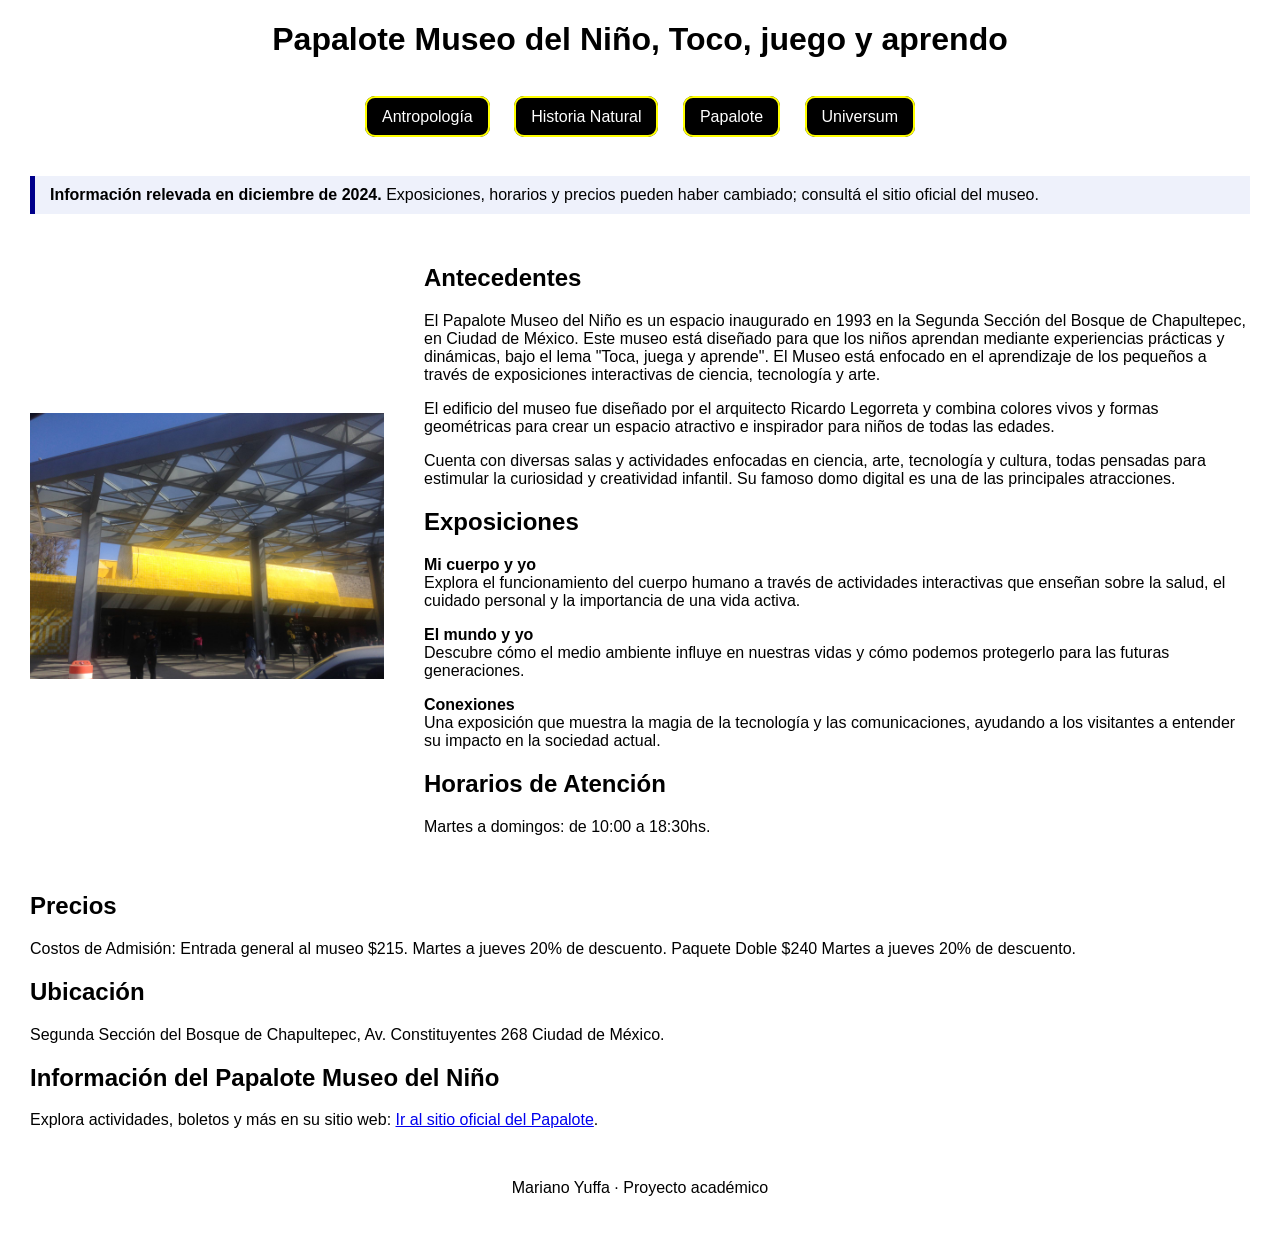
<file: ProyectoMuseos/Papalote.html>
<!DOCTYPE html>
<html lang="es">

<head>
    <meta charset="UTF-8">
    <meta name="viewport" content="width=device-width, initial-scale=1.0">
    <meta name="description" content="Guía del Papalote Museo del Niño de Ciudad de México: antecedentes, exposiciones, horarios y precios.">
    <link rel="icon" href="data:image/svg+xml,%3Csvg xmlns='http://www.w3.org/2000/svg' viewBox='0 0 100 100'%3E%3Crect width='100' height='100' rx='18' fill='%23198754'/%3E%3Ctext x='50' y='66' font-size='50' text-anchor='middle' fill='white' font-family='Arial' font-weight='700'%3EMY%3C/text%3E%3C/svg%3E">
    <title>Papalote Museo del Niño</title>
    <link rel="stylesheet" href="Estilos.css">
</head>

<body>
    <a class="skip-link" href="#contenido">Saltar al contenido principal</a>
    <header>
        <h1>Papalote Museo del Niño, Toco, juego y aprendo</h1>
        <nav aria-label="Museos">
            <ul>
                <li><a href="index.html">Antropología</a></li>
                <li><a href="Historia.html">Historia Natural</a></li>
                <li><a href="Papalote.html" aria-current="page">Papalote</a></li>
                <li><a href="Universum.html">Universum</a></li>
            </ul>
        </nav>
    </header>

    <main id="contenido" tabindex="-1">
        <p class="aviso"><strong>Información relevada en diciembre de 2024.</strong> Exposiciones, horarios y precios pueden haber cambiado; consultá el sitio oficial del museo.</p>

        <!-- Caja principal que contiene las secciones izquierda y derecha -->
        <div class="cajaprincipal">
            <!-- Caja izquierda: Imagen -->
            <div class="cajaizquierda">
                <div class="cajaimagen">
                    <img src="Imagenes/Entrada_Museo_Papalote.jpg" alt="Foto que muestra el techo de la entrada al Museo Papalote en la Ciudad de México">
                </div>
            </div>

            <!-- Caja derecha: Información principal -->
            <div class="cajaderecha">
                <h2>Antecedentes</h2>
                <p>
                    El Papalote Museo del Niño es un espacio inaugurado en 1993 en la Segunda Sección del Bosque de Chapultepec, en Ciudad de México. Este museo está diseñado para que los niños aprendan mediante experiencias prácticas y dinámicas, bajo el lema "Toca, juega y aprende".
El Museo está enfocado en el aprendizaje de los pequeños a través de exposiciones interactivas de ciencia, tecnología y arte.
                </p>
                <p>
                    El edificio del museo fue diseñado por el arquitecto Ricardo Legorreta y combina colores vivos y formas geométricas para crear un espacio atractivo e inspirador para niños de todas las edades.
                </p>
                <p>
                    Cuenta con diversas salas y actividades enfocadas en ciencia, arte, tecnología y cultura, todas pensadas para estimular la curiosidad y creatividad infantil. Su famoso domo digital es una de las principales atracciones.
                </p>

                <h2>Exposiciones</h2>
                <p>
                    <strong>Mi cuerpo y yo</strong><br>
                    Explora el funcionamiento del cuerpo humano a través de actividades interactivas que enseñan sobre la salud, el cuidado personal y la importancia de una vida activa.
                </p>
                <p>
                    <strong>El mundo y yo</strong><br>
                    Descubre cómo el medio ambiente influye en nuestras vidas y cómo podemos protegerlo para las futuras generaciones.
                </p>
                <p>
                    <strong>Conexiones</strong><br>
                    Una exposición que muestra la magia de la tecnología y las comunicaciones, ayudando a los visitantes a entender su impacto en la sociedad actual.
                </p>

                <h2>Horarios de Atención</h2>
                <p>
Martes a domingos: de 10:00 a 18:30hs.
                 </p>
            </div>
        </div>

        <div class="unacolumna">
            <h2>Precios</h2>
            <p>
Costos de Admisión: Entrada general al museo $215. Martes a jueves 20% de descuento.
Paquete Doble $240 Martes a jueves 20% de descuento.
            </p>

            <h2>Ubicación</h2>
            <p>
                Segunda Sección del Bosque de Chapultepec, Av. Constituyentes 268 Ciudad de México.
            </p>
<h2>Información del Papalote Museo del Niño</h2>
<p>
    Explora actividades, boletos y más en su sitio web:
    <a href="https://www.papalote.org.mx/" target="_blank" rel="noopener noreferrer">Ir al sitio oficial del Papalote<span class="visually-hidden"> (se abre en una pestaña nueva)</span></a>.
</p>
        </div>
    </main>

    <footer>
        <p>Mariano Yuffa · Proyecto académico</p>
    </footer>
</body>

</html>
</file>
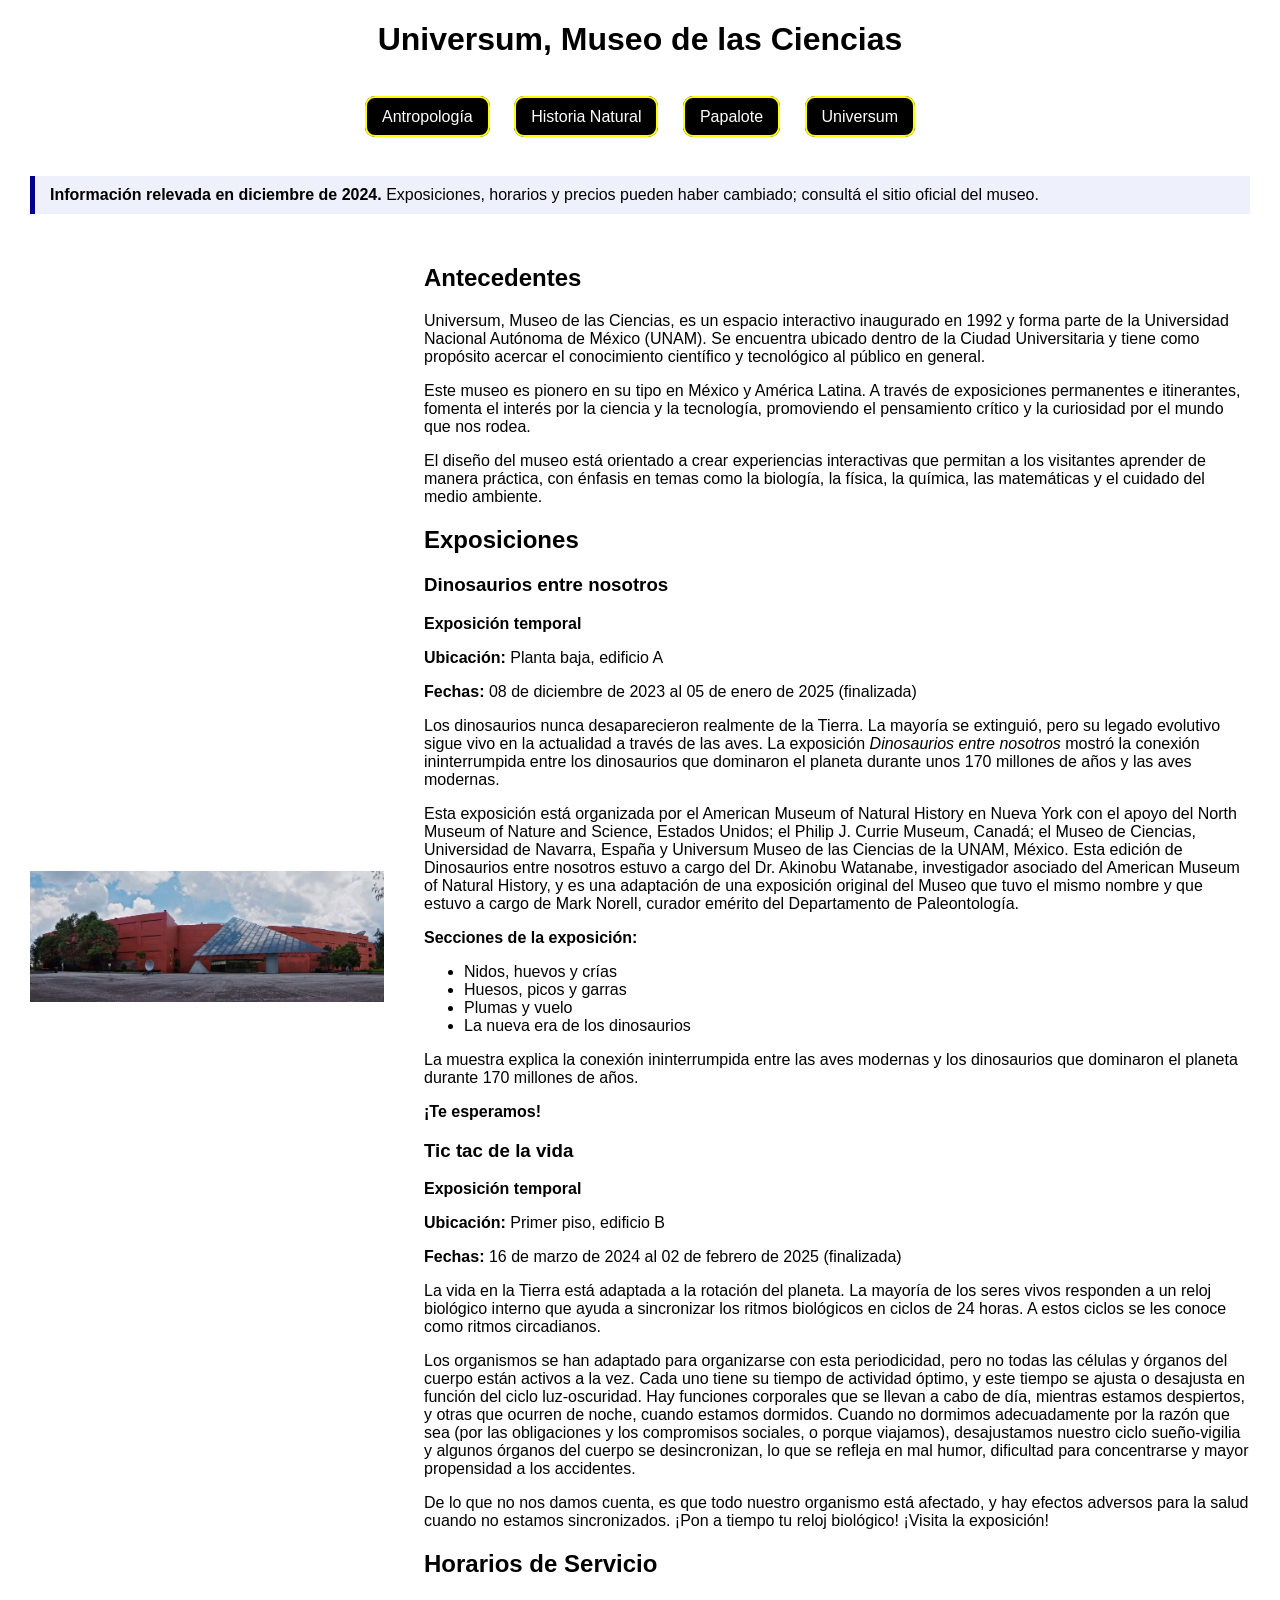
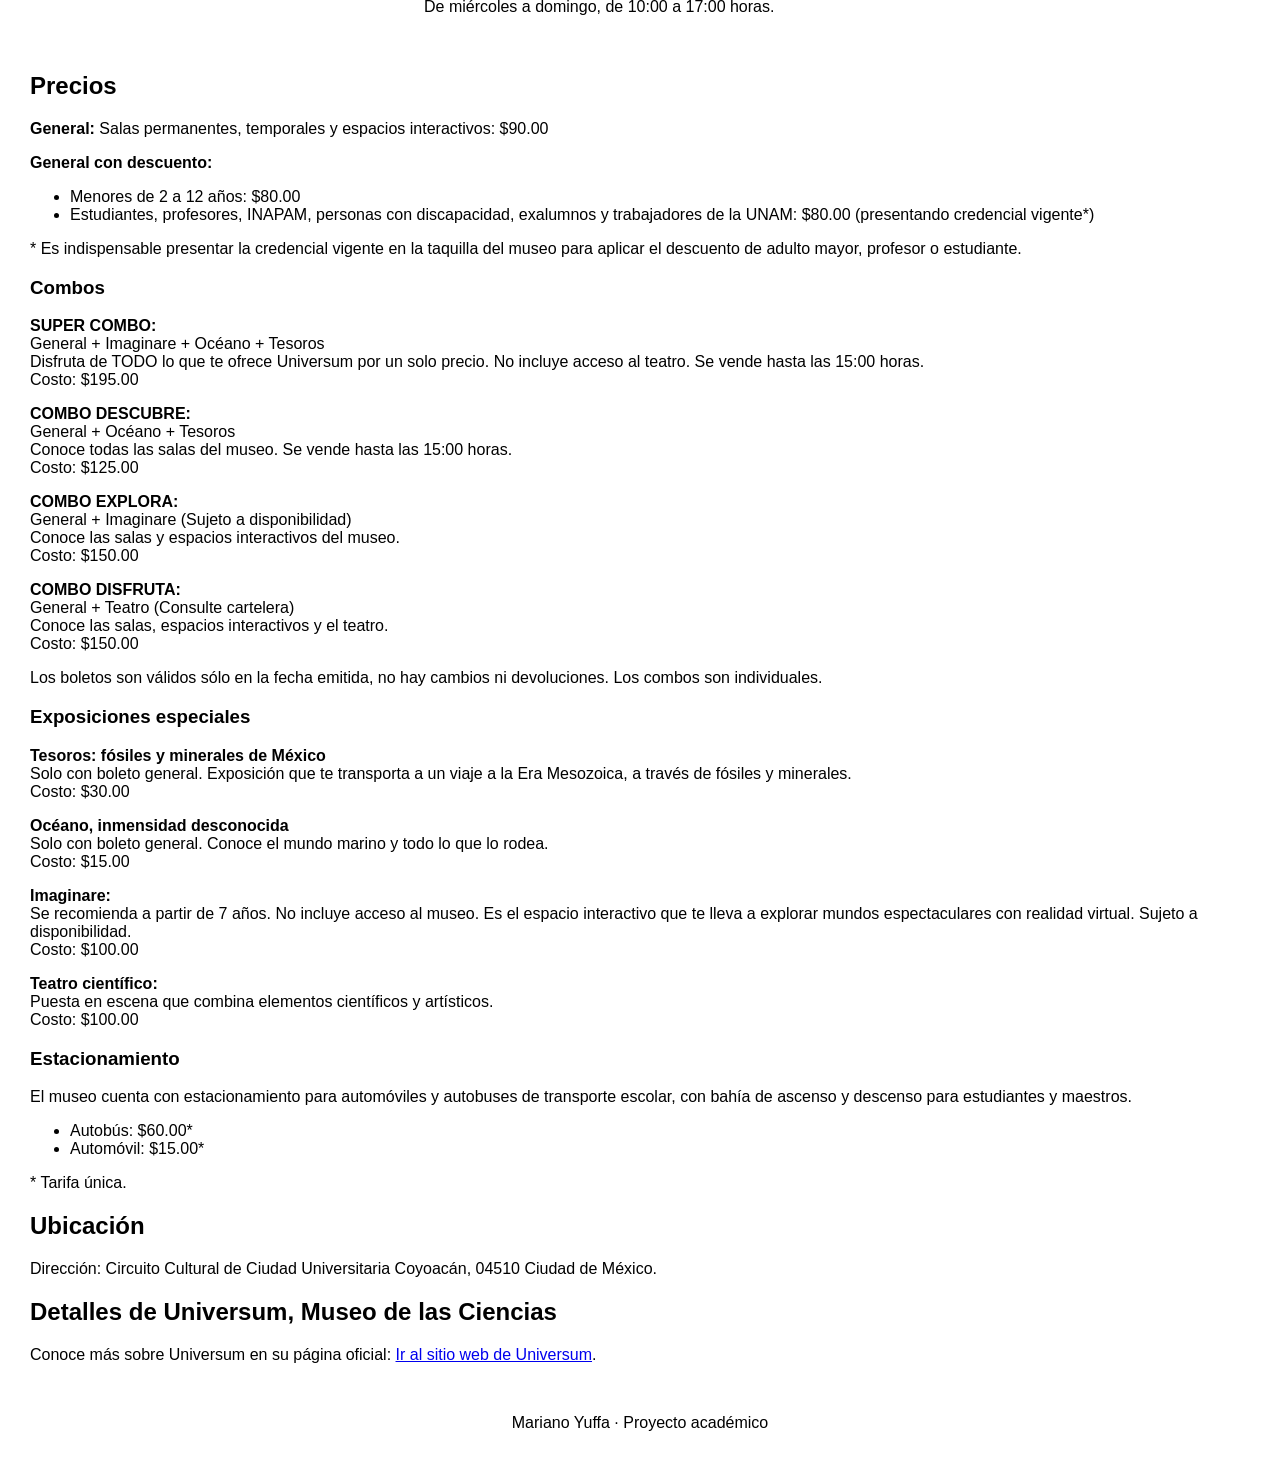
<file: ProyectoMuseos/Universum.html>
<!DOCTYPE html>
<html lang="es">

<head>
    <meta charset="UTF-8">
    <meta name="viewport" content="width=device-width, initial-scale=1.0">
    <meta name="description" content="Guía de Universum, Museo de las Ciencias de la UNAM: exposiciones, horarios, precios y ubicación.">
    <link rel="icon" href="data:image/svg+xml,%3Csvg xmlns='http://www.w3.org/2000/svg' viewBox='0 0 100 100'%3E%3Crect width='100' height='100' rx='18' fill='%23198754'/%3E%3Ctext x='50' y='66' font-size='50' text-anchor='middle' fill='white' font-family='Arial' font-weight='700'%3EMY%3C/text%3E%3C/svg%3E">
    <title>Universum, Museo de las Ciencias de la UNAM</title>
    <link rel="stylesheet" href="Estilos.css">
</head>

<body>
    <a class="skip-link" href="#contenido">Saltar al contenido principal</a>
    <header>
        <h1>Universum, Museo de las Ciencias</h1>
        <nav aria-label="Museos">
            <ul>
                <li><a href="index.html">Antropología</a></li>
                <li><a href="Historia.html">Historia Natural</a></li>
                <li><a href="Papalote.html">Papalote</a></li>
                <li><a href="Universum.html" aria-current="page">Universum</a></li>
            </ul>
        </nav>
    </header>

    <main id="contenido" tabindex="-1">
        <p class="aviso"><strong>Información relevada en diciembre de 2024.</strong> Exposiciones, horarios y precios pueden haber cambiado; consultá el sitio oficial del museo.</p>

        <!-- Caja principal que contiene las secciones izquierda y derecha -->
        <div class="cajaprincipal">
            <!-- Caja izquierda: Imagen -->
            <div class="cajaizquierda">
                <div class="cajaimagen">
                    <img src="Imagenes/Fachada_Museo_Universum.jpeg" alt="Entrada principal de Universum, Museo de las Ciencias en Ciudad de México">
                </div>
            </div>

            <!-- Caja derecha: Información principal -->
            <div class="cajaderecha">
                <h2>Antecedentes</h2>
                <p>
                    Universum, Museo de las Ciencias, es un espacio interactivo inaugurado en 1992 y forma parte de la Universidad Nacional Autónoma de México (UNAM). Se encuentra ubicado dentro de la Ciudad Universitaria y tiene como propósito acercar el conocimiento científico y tecnológico al público en general.
                </p>
                <p>
                    Este museo es pionero en su tipo en México y América Latina. A través de exposiciones permanentes e itinerantes, fomenta el interés por la ciencia y la tecnología, promoviendo el pensamiento crítico y la curiosidad por el mundo que nos rodea.
                </p>
                <p>
                    El diseño del museo está orientado a crear experiencias interactivas que permitan a los visitantes aprender de manera práctica, con énfasis en temas como la biología, la física, la química, las matemáticas y el cuidado del medio ambiente.
                </p>

                <h2>Exposiciones</h2>
<!-- Exposición Dinosaurios entre nosotros -->
<h3>Dinosaurios entre nosotros</h3>
<p><strong>Exposición temporal</strong></p>
<p><strong>Ubicación:</strong> Planta baja, edificio A</p>
<p><strong>Fechas:</strong> 08 de diciembre de 2023 al 05 de enero de 2025 (finalizada)</p>
<p>
    Los dinosaurios nunca desaparecieron realmente de la Tierra. La mayoría se extinguió, pero su legado evolutivo sigue vivo en la actualidad a través de las aves. La exposición <em>Dinosaurios entre nosotros</em> mostró la conexión ininterrumpida entre los dinosaurios que dominaron el planeta durante unos 170 millones de años y las aves modernas.
</p>
<p>
    Esta exposición está organizada por el American Museum of Natural History en Nueva York con el apoyo del North Museum of Nature and Science, Estados Unidos; el Philip J. Currie Museum, Canadá; el Museo de Ciencias, Universidad de Navarra, España y Universum Museo de las Ciencias de la UNAM, México. Esta edición de Dinosaurios entre nosotros estuvo a cargo del Dr. Akinobu Watanabe, investigador asociado del American Museum of Natural History, y es una adaptación de una exposición original del Museo que tuvo el mismo nombre y que estuvo a cargo de Mark Norell, curador emérito del Departamento de Paleontología.
</p>
<p><strong>Secciones de la exposición:</strong></p>
<ul>
        <li>Nidos, huevos y crías</li>
        <li>Huesos, picos y garras</li>
        <li>Plumas y vuelo</li>
        <li>La nueva era de los dinosaurios</li>
    </ul>
<p>La muestra explica la conexión ininterrumpida entre las aves modernas y los dinosaurios que dominaron el planeta durante 170 millones de años.</p>
<p><strong>¡Te esperamos!</strong></p>

<!-- Exposición Tic tac de la vida -->
<h3>Tic tac de la vida</h3>
<p><strong>Exposición temporal</strong></p>
<p><strong>Ubicación:</strong> Primer piso, edificio B</p>
<p><strong>Fechas:</strong> 16 de marzo de 2024 al 02 de febrero de 2025 (finalizada)</p>
<p>
    La vida en la Tierra está adaptada a la rotación del planeta. La mayoría de los seres vivos responden a un reloj biológico interno que ayuda a sincronizar los ritmos biológicos en ciclos de 24 horas. A estos ciclos se les conoce como ritmos circadianos.
</p>
<p>
    Los organismos se han adaptado para organizarse con esta periodicidad, pero no todas las células y órganos del cuerpo están activos a la vez. Cada uno tiene su tiempo de actividad óptimo, y este tiempo se ajusta o desajusta en función del ciclo luz-oscuridad. Hay funciones corporales que se llevan a cabo de día, mientras estamos despiertos, y otras que ocurren de noche, cuando estamos dormidos. Cuando no dormimos adecuadamente por la razón que sea (por las obligaciones y los compromisos sociales, o porque viajamos), desajustamos nuestro ciclo sueño-vigilia y algunos órganos del cuerpo se desincronizan, lo que se refleja en mal humor, dificultad para concentrarse y mayor propensidad a los accidentes.
</p>
<p>
    De lo que no nos damos cuenta, es que todo nuestro organismo está afectado, y hay efectos adversos para la salud cuando no estamos sincronizados. ¡Pon a tiempo tu reloj biológico! ¡Visita la exposición!
</p>
                <h2>Horarios de Servicio</h2>
                <p>
De miércoles a domingo, de 10:00 a 17:00 horas.
</p>
            </div>
        </div>

        <div class="unacolumna">
            <h2>Precios</h2>
<p><strong>General:</strong> Salas permanentes, temporales y espacios interactivos: $90.00</p>

<p><strong>General con descuento:</strong></p>
<ul>
    <li>Menores de 2 a 12 años: $80.00</li>
    <li>Estudiantes, profesores, INAPAM, personas con discapacidad, exalumnos y trabajadores de la UNAM: $80.00 (presentando credencial vigente*)</li>
</ul>
<p>* Es indispensable presentar la credencial vigente en la taquilla del museo para aplicar el descuento de adulto mayor, profesor o estudiante.</p>

<h3>Combos</h3>
<p><strong>SUPER COMBO:</strong><br>
General + Imaginare + Océano + Tesoros<br>
Disfruta de TODO lo que te ofrece Universum por un solo precio. No incluye acceso al teatro. Se vende hasta las 15:00 horas.<br>
Costo: $195.00</p>

<p><strong>COMBO DESCUBRE:</strong><br>
General + Océano + Tesoros<br>
Conoce todas las salas del museo. Se vende hasta las 15:00 horas.<br>
Costo: $125.00</p>

<p><strong>COMBO EXPLORA:</strong><br>
General + Imaginare (Sujeto a disponibilidad)<br>
Conoce las salas y espacios interactivos del museo.<br>
Costo: $150.00</p>

<p><strong>COMBO DISFRUTA:</strong><br>
General + Teatro (Consulte cartelera)<br>
Conoce las salas, espacios interactivos y el teatro.<br>
Costo: $150.00</p>

<p>Los boletos son válidos sólo en la fecha emitida, no hay cambios ni devoluciones. Los combos son individuales.</p>

<h3>Exposiciones especiales</h3>
<p><strong>Tesoros: fósiles y minerales de México</strong><br>
Solo con boleto general. Exposición que te transporta a un viaje a la Era Mesozoica, a través de fósiles y minerales.<br>
Costo: $30.00</p>

<p><strong>Océano, inmensidad desconocida</strong><br>
Solo con boleto general. Conoce el mundo marino y todo lo que lo rodea.<br>
Costo: $15.00</p>

<p><strong>Imaginare:</strong><br>
Se recomienda a partir de 7 años. No incluye acceso al museo. Es el espacio interactivo que te lleva a explorar mundos espectaculares con realidad virtual. Sujeto a disponibilidad.<br>
Costo: $100.00</p>

<p><strong>Teatro científico:</strong><br>
Puesta en escena que combina elementos científicos y artísticos.<br>
Costo: $100.00</p>

<h3>Estacionamiento</h3>
<p>El museo cuenta con estacionamiento para automóviles y autobuses de transporte escolar, con bahía de ascenso y descenso para estudiantes y maestros.</p>
<ul>
    <li>Autobús: $60.00*</li>
    <li>Automóvil: $15.00*</li>
</ul>
<p>* Tarifa única.</p>
            <h2>Ubicación</h2>
            <p>
Dirección: Circuito Cultural de Ciudad Universitaria Coyoacán, 04510 Ciudad de México.
</p>
<h2>Detalles de Universum, Museo de las Ciencias</h2>
<p>
    Conoce más sobre Universum en su página oficial:
    <a href="https://www.universum.unam.mx/" target="_blank" rel="noopener noreferrer">Ir al sitio web de Universum<span class="visually-hidden"> (se abre en una pestaña nueva)</span></a>.
</p>
        </div>
    </main>

    <footer>
        <p>Mariano Yuffa · Proyecto académico</p>
    </footer>
</body>

</html>
</file>
<file: ProyectoMuseos/Estilos.css>
/* Definiciones para body */
body {
    font-family: Verdana, Geneva, Tahoma, sans-serif;
    margin: 20px 10px;
    ;
}

h1 {
    text-align: center;
}

.skip-link {
    position: absolute;
    top: -100px;
    left: 10px;
    z-index: 1000;
    padding: 10px 15px;
    background: white;
    color: black;
}

.skip-link:focus {
    top: 10px;
    outline: 3px solid #00008b;
    outline-offset: 2px;
}

/* Estilo general para el menú */
nav {
    text-align: center;
    /* Centra el contenido horizontalmente */
    margin: 50px 0;
}

/* EStilo aplicado al elemento "ul" */
nav ul {
    list-style: none;
    padding: 0;
    /* Sin margen interno */
    margin: 0;
    /* Sin margen externo */
    display: inline-block;
    /* Para centrar los elementos */
}

/* Estilo aplicado a los elementos de la lista */
nav ul li {
    display: inline-block;
    /* Coloca los elementos uno al lado del otro */
    margin: 0 10px;
    /* Espaciado horizontal entre los elementos */
}

/* Estilo aplicado a los hipervínculos */
nav ul li a {
    text-decoration: none;
    /* Elimina el subrayado de los hipervínculos */
    background-color: black;
    /* Fondo negro */
    color: white;
    /* Letra blanca */
    border: 2px solid yellow;
    /* Borde amarillo */
    border-radius: 10px;
    /* Esquinas redondeadas */
    padding: 10px 15px;
    /* Espaciado interno */
    font-size: 1em;
    /* Tamaño de letra */
    transition: all 0.3s ease;
    /* Transición suave para efectos */
}

/* Pseudo clase para los hipervínculos */
nav ul li a:focus {
    background-color: #ffff00;
    color: black;
    outline: 3px solid black;
    outline-offset: 2px;
}

/* Pseudo clase para los hipervínculos que han sido presionados */
nav ul li a:active {
    background-color: white;
    /* Fondo blanco al hacer clic */
    color: black;
    /* Letra negra */
}

/* Definición de columnas */
.cajaprincipal {
    display: flex;
    justify-content: center;
    align-items: center;
    width: 100%;
}

.cajaizquierda {
    width: 30%;
    padding: 20px;
}

.cajaderecha {
    width: 70%;
    padding: 20px;
}

.unacolumna {
    display: block;
    margin-top: 20px;
    padding: 0 20px;
}

.cajaimagen {
    text-align: center;
    width: 100%;
    height: 100%;
}

footer {
    margin: 50px 0;
    text-align: center;

}

/* Imágenes adaptables */
img {
    max-width: 100%;
    height: auto;
}

/* Aviso de fecha de la información */
.aviso {
    margin: 0 20px 10px;
    padding: 10px 15px;
    border-left: 5px solid #00008b;
    background: #eef1fb;
}

/* Texto solo para lectores de pantalla */
.visually-hidden {
    position: absolute;
    width: 1px;
    height: 1px;
    margin: -1px;
    padding: 0;
    overflow: hidden;
    clip: rect(0, 0, 0, 0);
    white-space: nowrap;
    border: 0;
}

/* Pantallas angostas: las columnas pasan a una sola */
@media (max-width: 700px) {
    .cajaprincipal {
        flex-direction: column;
    }

    .cajaizquierda,
    .cajaderecha {
        width: 100%;
        padding: 10px;
    }

    nav ul li {
        margin: 6px 6px;
    }
}
</file>
